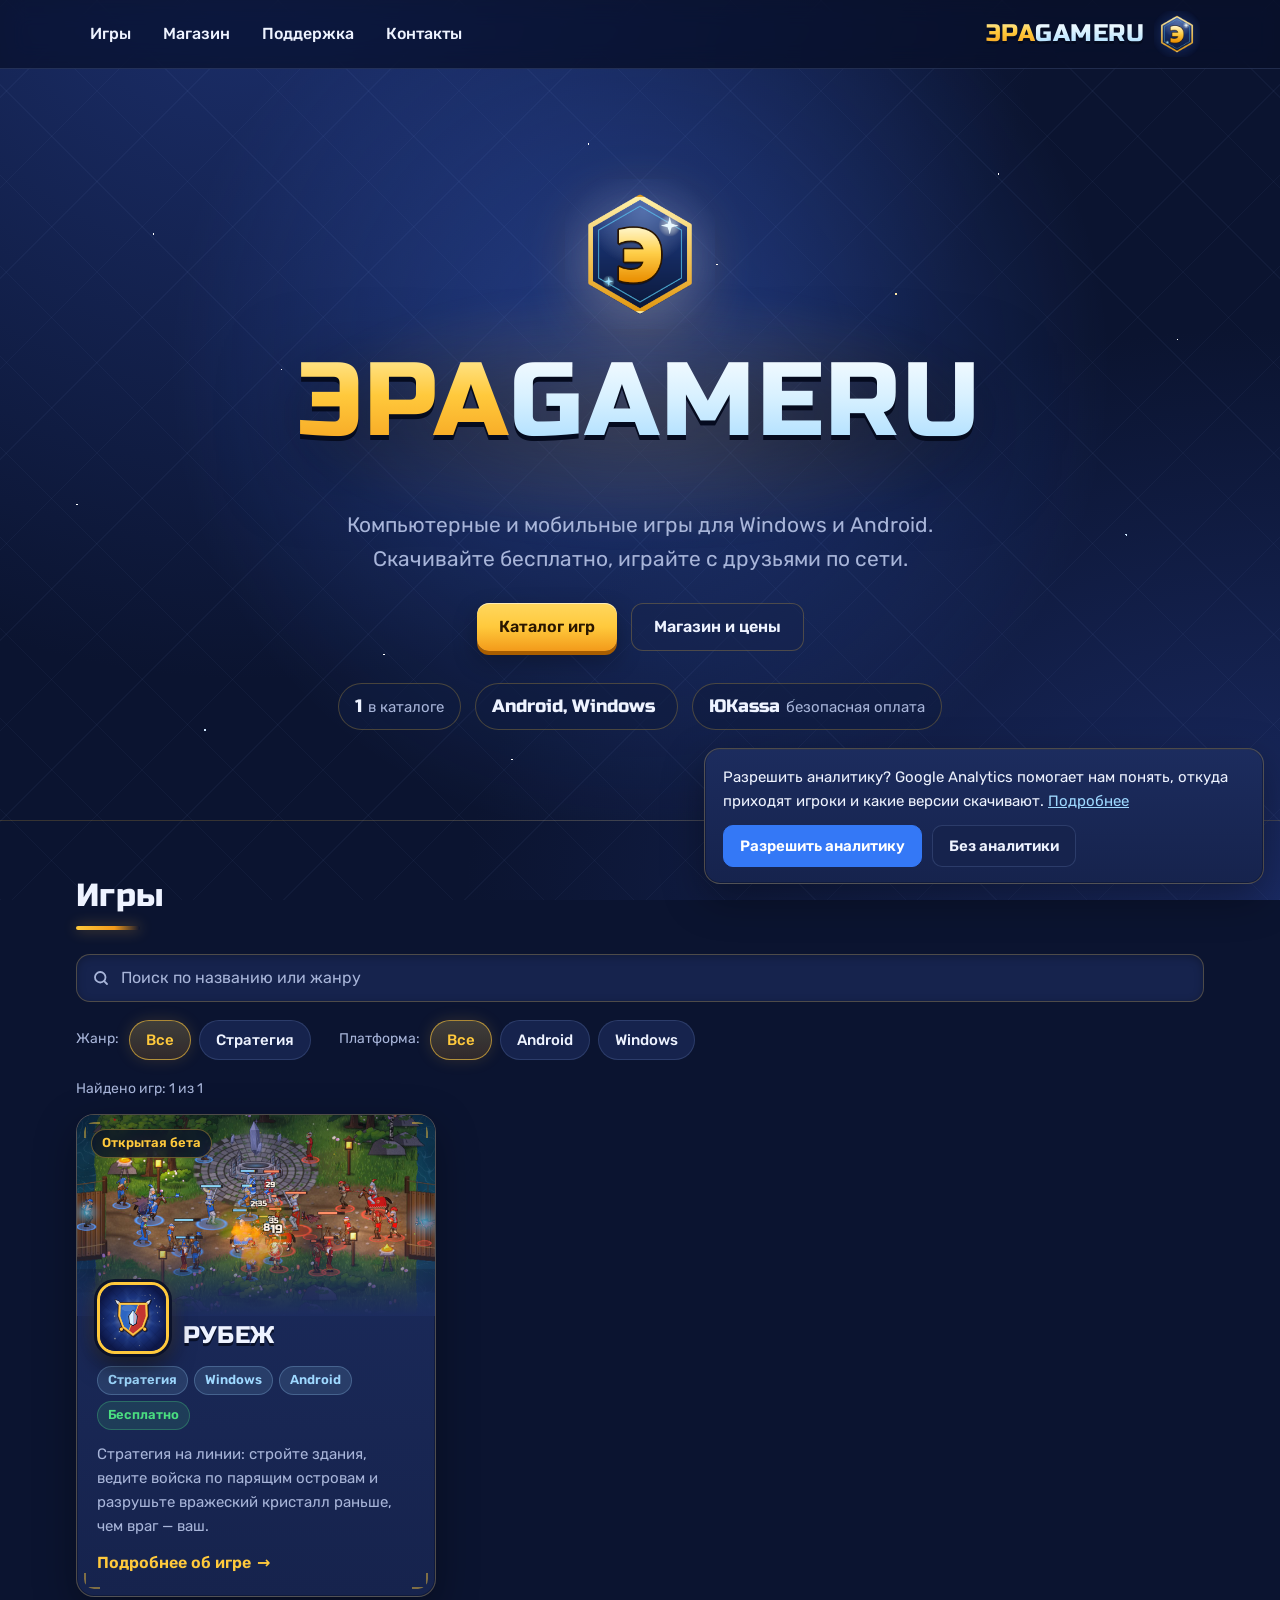
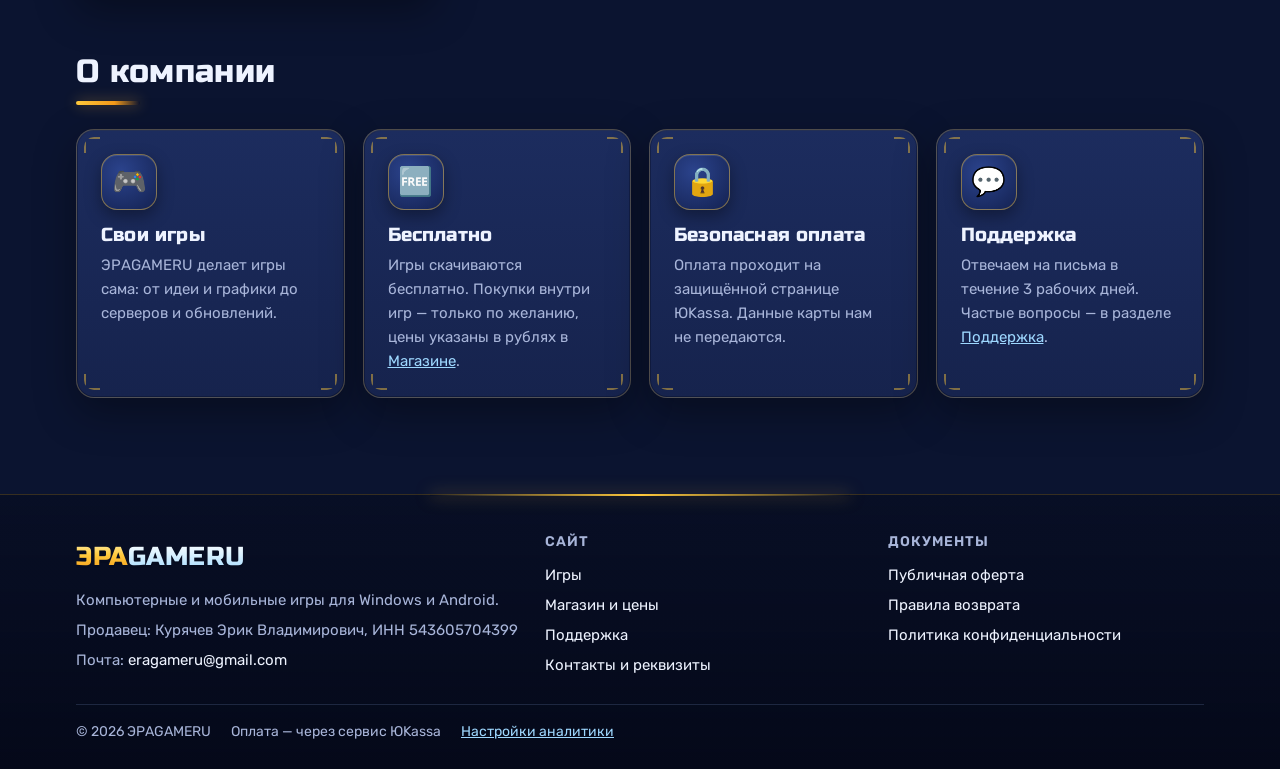
<file: index.html>
<!doctype html>
<html lang="ru">
<head>
  <meta charset="utf-8">
  <meta name="viewport" content="width=device-width, initial-scale=1">
  <title>ЭРАGAMERU — игры для Windows и Android</title>
  <meta name="description" content="ЭРАGAMERU — компьютерные и мобильные игры. Каталог игр, скачивание для Windows и Android, магазин и поддержка игроков.">
  <meta property="og:title" content="ЭРАGAMERU — игры для Windows и Android">
  <meta property="og:description" content="Каталог игр ЭРАGAMERU: скачивание, цены, поддержка.">
  <meta property="og:image" content="/img/avatar.png">
  <link rel="icon" href="/img/mark.png">
  <link rel="preconnect" href="https://fonts.googleapis.com">
  <link rel="preconnect" href="https://fonts.gstatic.com" crossorigin>
  <link rel="stylesheet" href="https://fonts.googleapis.com/css2?family=Rubik:wght@400;500;600&family=Russo+One&display=swap">
  <link rel="stylesheet" href="/assets/site.css">
</head>
<body>
<main>
  <section class="hero">
    <div class="glow"></div>
    <div class="wrap hero-in">
      <img class="mark" src="/img/mark.png" alt="">
      <h1 class="wm" aria-label="ЭРАGAMERU"><span class="a">ЭРА</span><span class="b">GAMERU</span></h1>
      <p class="slogan">Компьютерные и мобильные игры для Windows и Android. Скачивайте бесплатно, играйте с друзьями по сети.</p>
      <div class="buttons">
        <a class="btn" href="#games">Каталог игр</a>
        <a class="btn ghost" href="/shop/">Магазин и цены</a>
      </div>
      <div class="stats">
        <span><b data-stat="games">—</b>в каталоге</span>
        <span><b data-stat="platforms">—</b></span>
        <span><b>ЮKassa</b>безопасная оплата</span>
      </div>
    </div>
  </section>

  <section class="section" id="games">
    <div class="wrap" id="catalog">
      <div class="section-head">
        <h2>Игры</h2>
      </div>
      <div class="filters">
        <input class="search" type="search" placeholder="Поиск по названию или жанру" aria-label="Поиск игры">
      </div>
      <div class="filters">
        <div class="chips" data-filter="genre" role="group" aria-label="Жанр"></div>
        <div class="chips" data-filter="platform" role="group" aria-label="Платформа"></div>
      </div>
      <p class="found" aria-live="polite"></p>
      <div class="games"></div>
      <p class="empty" hidden>Ничего не нашлось. Попробуйте другой запрос или сбросьте фильтры.</p>
    </div>
  </section>

  <section class="section" id="about" style="padding-top:0">
    <div class="wrap">
      <div class="section-head"><h2>О компании</h2></div>
      <div class="grid">
        <div class="card feature"><div class="ico">🎮</div><h3>Свои игры</h3>
          <p><span data-company>ЭРАGAMERU</span> делает игры сама: от идеи и графики до серверов и обновлений.</p></div>
        <div class="card feature"><div class="ico">🆓</div><h3>Бесплатно</h3>
          <p>Игры скачиваются бесплатно. Покупки внутри игр — только по желанию, цены указаны в рублях в <a href="/shop/">Магазине</a>.</p></div>
        <div class="card feature"><div class="ico">🔒</div><h3>Безопасная оплата</h3>
          <p>Оплата проходит на защищённой странице ЮKassa. Данные карты нам не передаются.</p></div>
        <div class="card feature"><div class="ico">💬</div><h3>Поддержка</h3>
          <p>Отвечаем на письма в течение 3 рабочих дней. Частые вопросы — в разделе <a href="/support/">Поддержка</a>.</p></div>
      </div>
    </div>
  </section>
</main>
<script src="/data/seller.js"></script>
<script src="/data/games.js"></script>
<script src="/assets/site.js"></script>
<script src="/assets/analytics.js"></script>
</body>
</html>
</file>
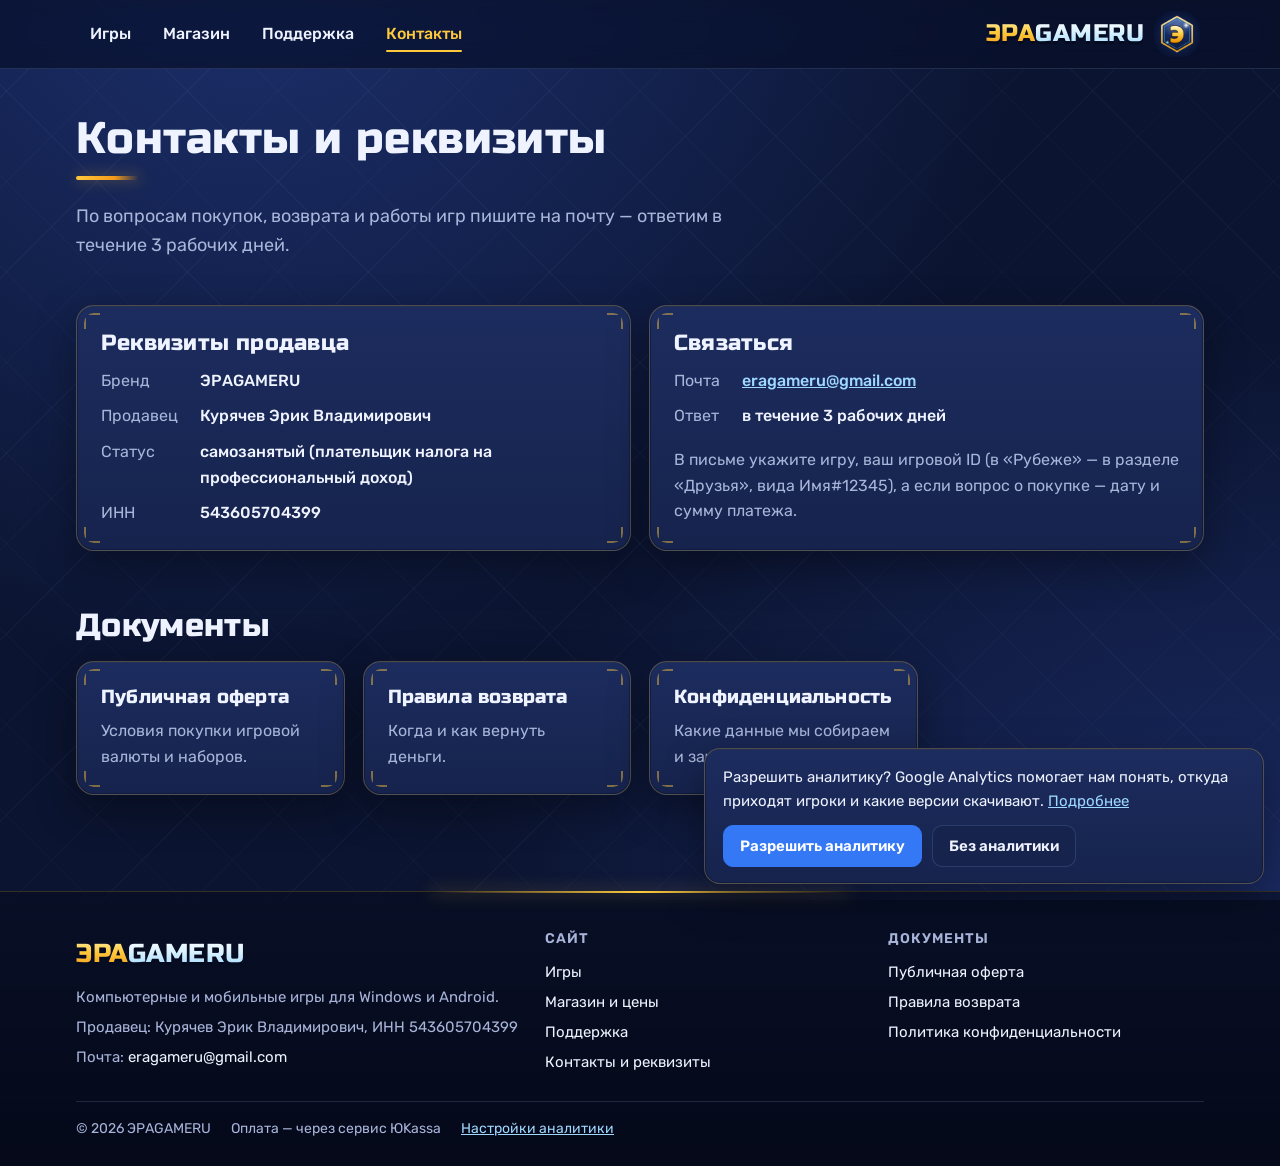
<file: contacts/index.html>
<!doctype html>
<html lang="ru">
<head>
  <meta charset="utf-8">
  <meta name="viewport" content="width=device-width, initial-scale=1">
  <title>Контакты и реквизиты — ЭРАGAMERU</title>
  <meta name="description" content="Контакты и реквизиты продавца ЭРАGAMERU.">
  <link rel="icon" href="/img/mark.png">
  <link rel="preconnect" href="https://fonts.googleapis.com">
  <link rel="preconnect" href="https://fonts.gstatic.com" crossorigin>
  <link rel="stylesheet" href="https://fonts.googleapis.com/css2?family=Rubik:wght@400;500;600&family=Russo+One&display=swap">
  <link rel="stylesheet" href="/assets/site.css">
</head>
<body>
<main class="wrap">
  <div class="page-head">
    <h1>Контакты и реквизиты</h1>
    <p>По вопросам покупок, возврата и работы игр пишите на почту — ответим в течение 3 рабочих дней.</p>
  </div>

  <section class="section" style="padding-top:20px">
    <div class="grid" style="grid-template-columns:repeat(auto-fit,minmax(300px,1fr))">
      <div class="card">
        <h2 style="font-size:22px">Реквизиты продавца</h2>
        <dl class="req">
          <dt>Бренд</dt><dd data-company>ЭРАGAMERU</dd>
          <dt>Продавец</dt><dd><span data-seller="name">Курячев Эрик Владимирович</span></dd>
          <dt>Статус</dt><dd><span data-seller="status">самозанятый (плательщик налога на профессиональный доход)</span></dd>
          <dt>ИНН</dt><dd><span data-seller="inn">543605704399</span></dd>
          <dt data-seller-row="ogrnip">ОГРНИП</dt><dd data-seller-row="ogrnip"><span data-seller="ogrnip"></span></dd>
          <dt data-seller-row="city">Город</dt><dd data-seller-row="city"><span data-seller="city"></span></dd>
        </dl>
      </div>
      <div class="card">
        <h2 style="font-size:22px">Связаться</h2>
        <dl class="req">
          <dt>Почта</dt><dd><a data-seller="email" href="mailto:eragameru@gmail.com">eragameru@gmail.com</a></dd>
          <dt data-seller-row="phone">Телефон</dt><dd data-seller-row="phone"><span data-seller="phone"></span></dd>
          <dt>Ответ</dt><dd>в течение 3 рабочих дней</dd>
        </dl>
        <p style="margin:18px 0 0" class="muted">В письме укажите игру, ваш игровой ID (в «Рубеже» — в разделе «Друзья», вида Имя#12345),
          а если вопрос о покупке — дату и сумму платежа.</p>
      </div>
    </div>
  </section>

  <section class="section" style="padding-top:0">
    <h2>Документы</h2>
    <div class="grid">
      <a class="card" style="text-decoration:none;color:inherit" href="/offer/"><h3>Публичная оферта</h3><p class="muted" style="margin:0">Условия покупки игровой валюты и наборов.</p></a>
      <a class="card" style="text-decoration:none;color:inherit" href="/refund/"><h3>Правила возврата</h3><p class="muted" style="margin:0">Когда и как вернуть деньги.</p></a>
      <a class="card" style="text-decoration:none;color:inherit" href="/privacy/"><h3>Конфиденциальность</h3><p class="muted" style="margin:0">Какие данные мы собираем и зачем.</p></a>
    </div>
  </section>
</main>
<script src="/data/seller.js"></script>
<script src="/data/games.js"></script>
<script src="/assets/site.js"></script>
<script src="/assets/analytics.js"></script>
</body>
</html>
</file>
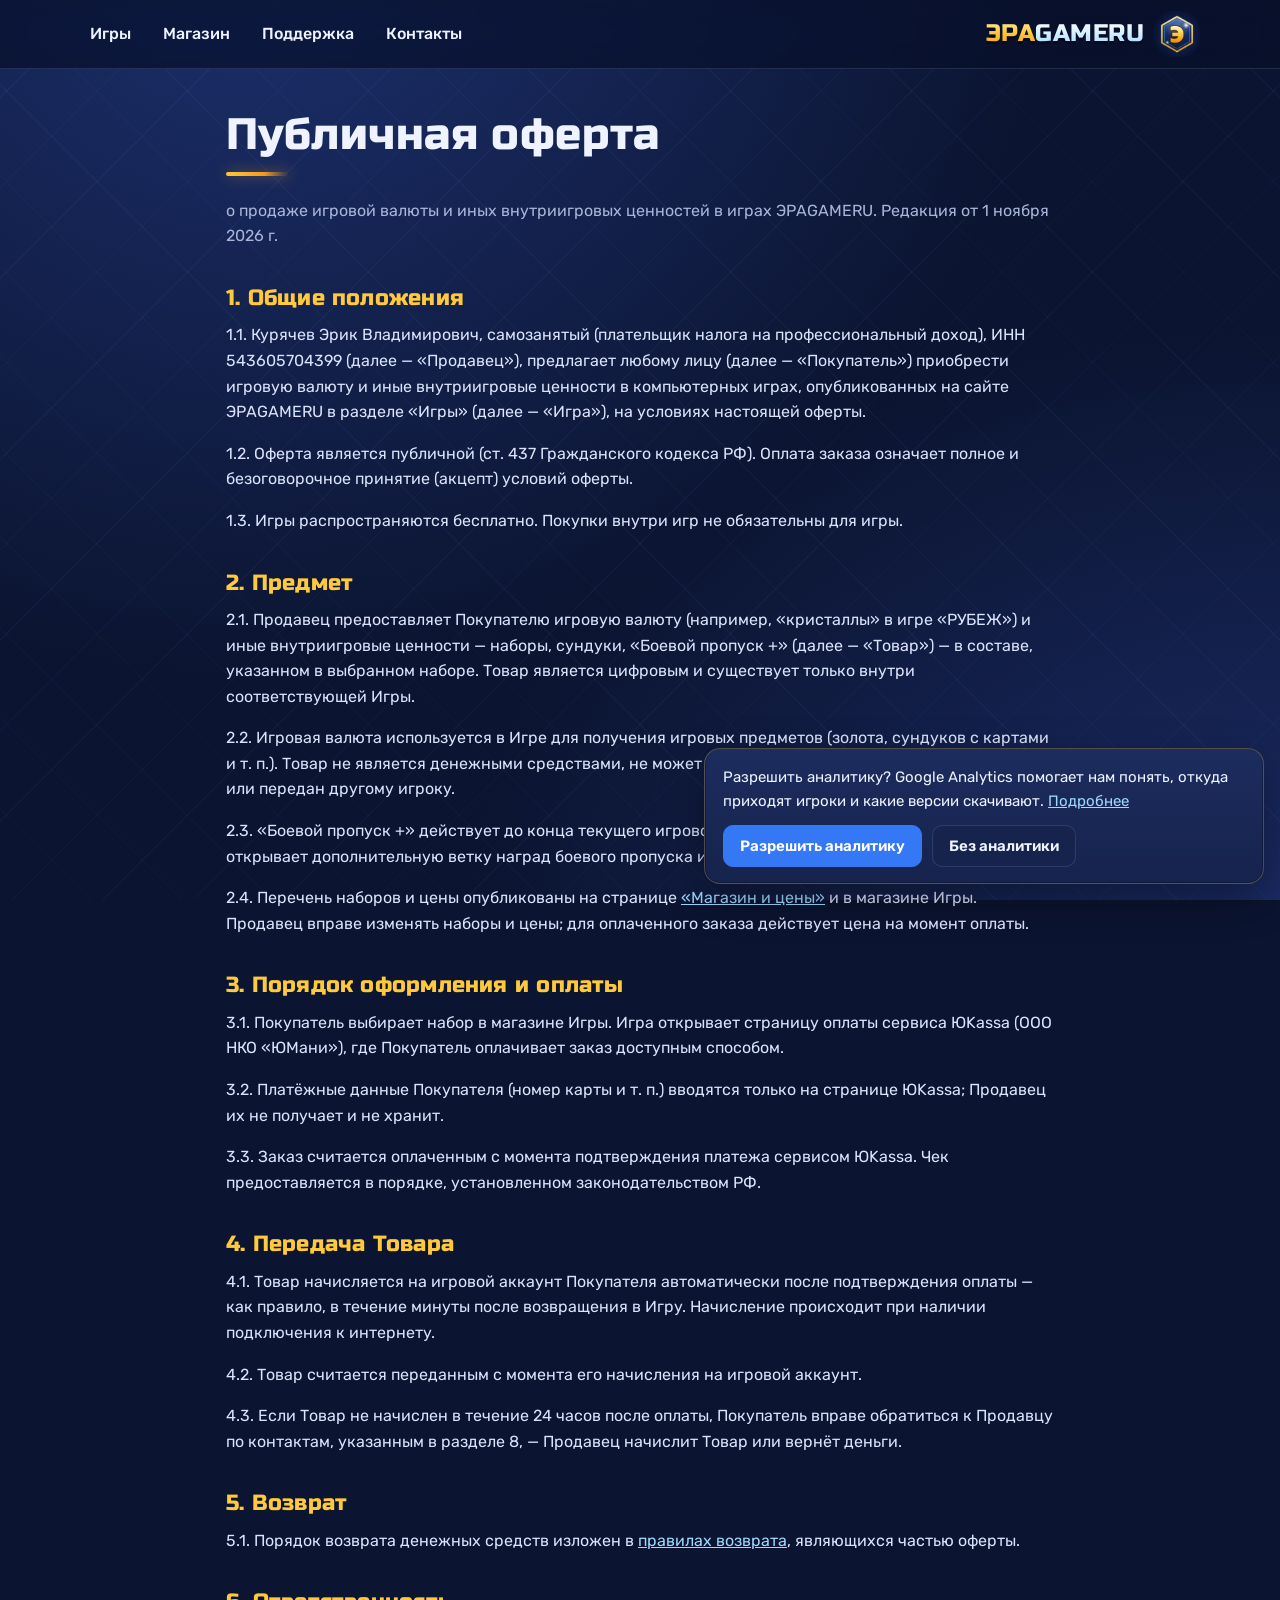
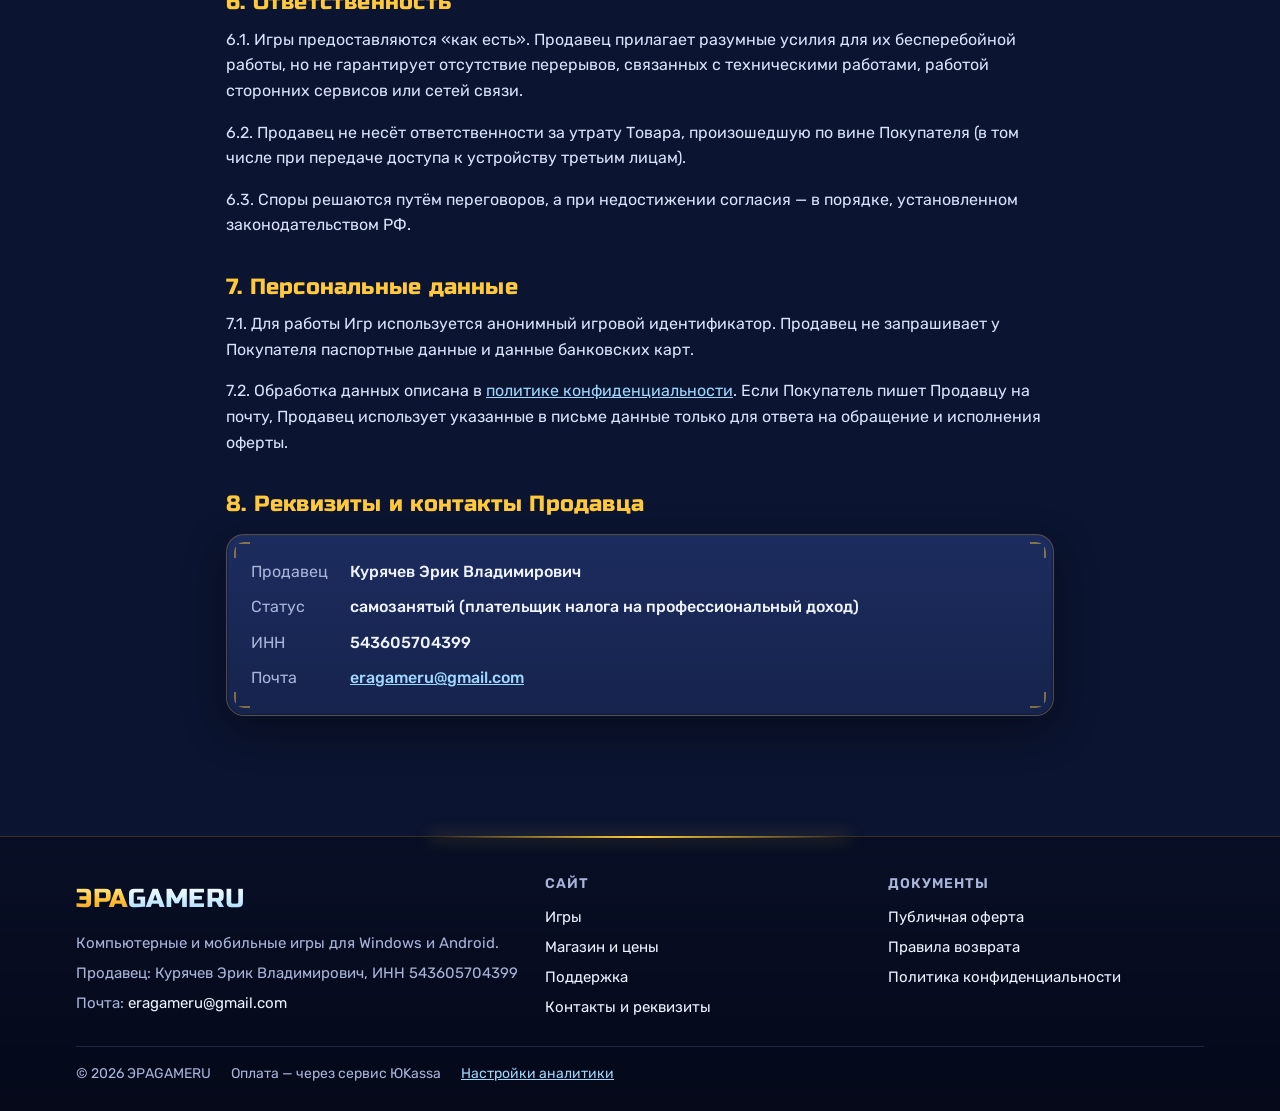
<file: offer/index.html>
<!doctype html>
<html lang="ru">
<head>
  <meta charset="utf-8">
  <meta name="viewport" content="width=device-width, initial-scale=1">
  <title>Публичная оферта — ЭРАGAMERU</title>
  <link rel="icon" href="/img/mark.png">
  <link rel="preconnect" href="https://fonts.googleapis.com">
  <link rel="preconnect" href="https://fonts.gstatic.com" crossorigin>
  <link rel="stylesheet" href="https://fonts.googleapis.com/css2?family=Rubik:wght@400;500;600&family=Russo+One&display=swap">
  <link rel="stylesheet" href="/assets/site.css">
</head>
<body>
<main class="wrap doc">
  <h1>Публичная оферта</h1>
  <p class="date">о продаже игровой валюты и иных внутриигровых ценностей в играх <span data-company>ЭРАGAMERU</span>.
    Редакция от 1 ноября 2026 г.</p>

  <h2>1. Общие положения</h2>
  <p>1.1. <span data-seller="name">Курячев Эрик Владимирович</span>, <span data-seller="status">самозанятый (плательщик налога на профессиональный доход)</span>, ИНН <span data-seller="inn">543605704399</span><span data-seller-row="ogrnip">,
    ОГРНИП <span data-seller="ogrnip"></span></span> (далее — «Продавец»), предлагает любому лицу (далее — «Покупатель») приобрести
    игровую валюту и иные внутриигровые ценности в компьютерных играх, опубликованных на сайте <span data-company>ЭРАGAMERU</span>
    в разделе «Игры» (далее — «Игра»), на условиях настоящей оферты.</p>
  <p>1.2. Оферта является публичной (ст. 437 Гражданского кодекса РФ). Оплата заказа означает полное
    и безоговорочное принятие (акцепт) условий оферты.</p>
  <p>1.3. Игры распространяются бесплатно. Покупки внутри игр не обязательны для игры.</p>

  <h2>2. Предмет</h2>
  <p>2.1. Продавец предоставляет Покупателю игровую валюту (например, «кристаллы» в игре «РУБЕЖ») и иные внутриигровые ценности —
    наборы, сундуки, «Боевой пропуск +» (далее — «Товар») — в составе, указанном в выбранном наборе.
    Товар является цифровым и существует только внутри соответствующей Игры.</p>
  <p>2.2. Игровая валюта используется в Игре для получения игровых предметов (золота, сундуков с картами и т. п.).
    Товар не является денежными средствами, не может быть выведен из Игры, обменян на деньги или передан другому игроку.</p>
  <p>2.3. «Боевой пропуск +» действует до конца текущего игрового сезона (сезон — календарный месяц) и открывает
    дополнительную ветку наград боевого пропуска и дополнительные ежедневные задания.</p>
  <p>2.4. Перечень наборов и цены опубликованы на странице <a href="/shop/">«Магазин и цены»</a> и в магазине Игры.
    Продавец вправе изменять наборы и цены; для оплаченного заказа действует цена на момент оплаты.</p>

  <h2>3. Порядок оформления и оплаты</h2>
  <p>3.1. Покупатель выбирает набор в магазине Игры. Игра открывает страницу оплаты сервиса ЮKassa
    (ООО НКО «ЮМани»), где Покупатель оплачивает заказ доступным способом.</p>
  <p>3.2. Платёжные данные Покупателя (номер карты и т. п.) вводятся только на странице ЮKassa;
    Продавец их не получает и не хранит.</p>
  <p>3.3. Заказ считается оплаченным с момента подтверждения платежа сервисом ЮKassa.
    Чек предоставляется в порядке, установленном законодательством РФ.</p>

  <h2>4. Передача Товара</h2>
  <p>4.1. Товар начисляется на игровой аккаунт Покупателя автоматически после подтверждения оплаты —
    как правило, в течение минуты после возвращения в Игру. Начисление происходит при наличии подключения к интернету.</p>
  <p>4.2. Товар считается переданным с момента его начисления на игровой аккаунт.</p>
  <p>4.3. Если Товар не начислен в течение 24 часов после оплаты, Покупатель вправе обратиться к Продавцу по контактам,
    указанным в разделе 8, — Продавец начислит Товар или вернёт деньги.</p>

  <h2>5. Возврат</h2>
  <p>5.1. Порядок возврата денежных средств изложен в <a href="/refund/">правилах возврата</a>, являющихся частью оферты.</p>

  <h2>6. Ответственность</h2>
  <p>6.1. Игры предоставляются «как есть». Продавец прилагает разумные усилия для их бесперебойной работы, но не гарантирует
    отсутствие перерывов, связанных с техническими работами, работой сторонних сервисов или сетей связи.</p>
  <p>6.2. Продавец не несёт ответственности за утрату Товара, произошедшую по вине Покупателя
    (в том числе при передаче доступа к устройству третьим лицам).</p>
  <p>6.3. Споры решаются путём переговоров, а при недостижении согласия — в порядке, установленном законодательством РФ.</p>

  <h2>7. Персональные данные</h2>
  <p>7.1. Для работы Игр используется анонимный игровой идентификатор. Продавец не запрашивает у Покупателя
    паспортные данные и данные банковских карт.</p>
  <p>7.2. Обработка данных описана в <a href="/privacy/">политике конфиденциальности</a>. Если Покупатель пишет Продавцу на почту,
    Продавец использует указанные в письме данные только для ответа на обращение и исполнения оферты.</p>

  <h2>8. Реквизиты и контакты Продавца</h2>
  <div class="card">
    <dl class="req">
      <dt>Продавец</dt><dd><span data-seller="name">Курячев Эрик Владимирович</span></dd>
      <dt>Статус</dt><dd><span data-seller="status">самозанятый (плательщик налога на профессиональный доход)</span></dd>
      <dt>ИНН</dt><dd><span data-seller="inn">543605704399</span></dd>
      <dt data-seller-row="ogrnip">ОГРНИП</dt><dd data-seller-row="ogrnip"><span data-seller="ogrnip"></span></dd>
      <dt>Почта</dt><dd><a data-seller="email" href="mailto:eragameru@gmail.com">eragameru@gmail.com</a></dd>
      <dt data-seller-row="phone">Телефон</dt><dd data-seller-row="phone"><span data-seller="phone"></span></dd>
    </dl>
  </div>
</main>
<script src="/data/seller.js"></script>
<script src="/data/games.js"></script>
<script src="/assets/site.js"></script>
<script src="/assets/analytics.js"></script>
</body>
</html>
</file>
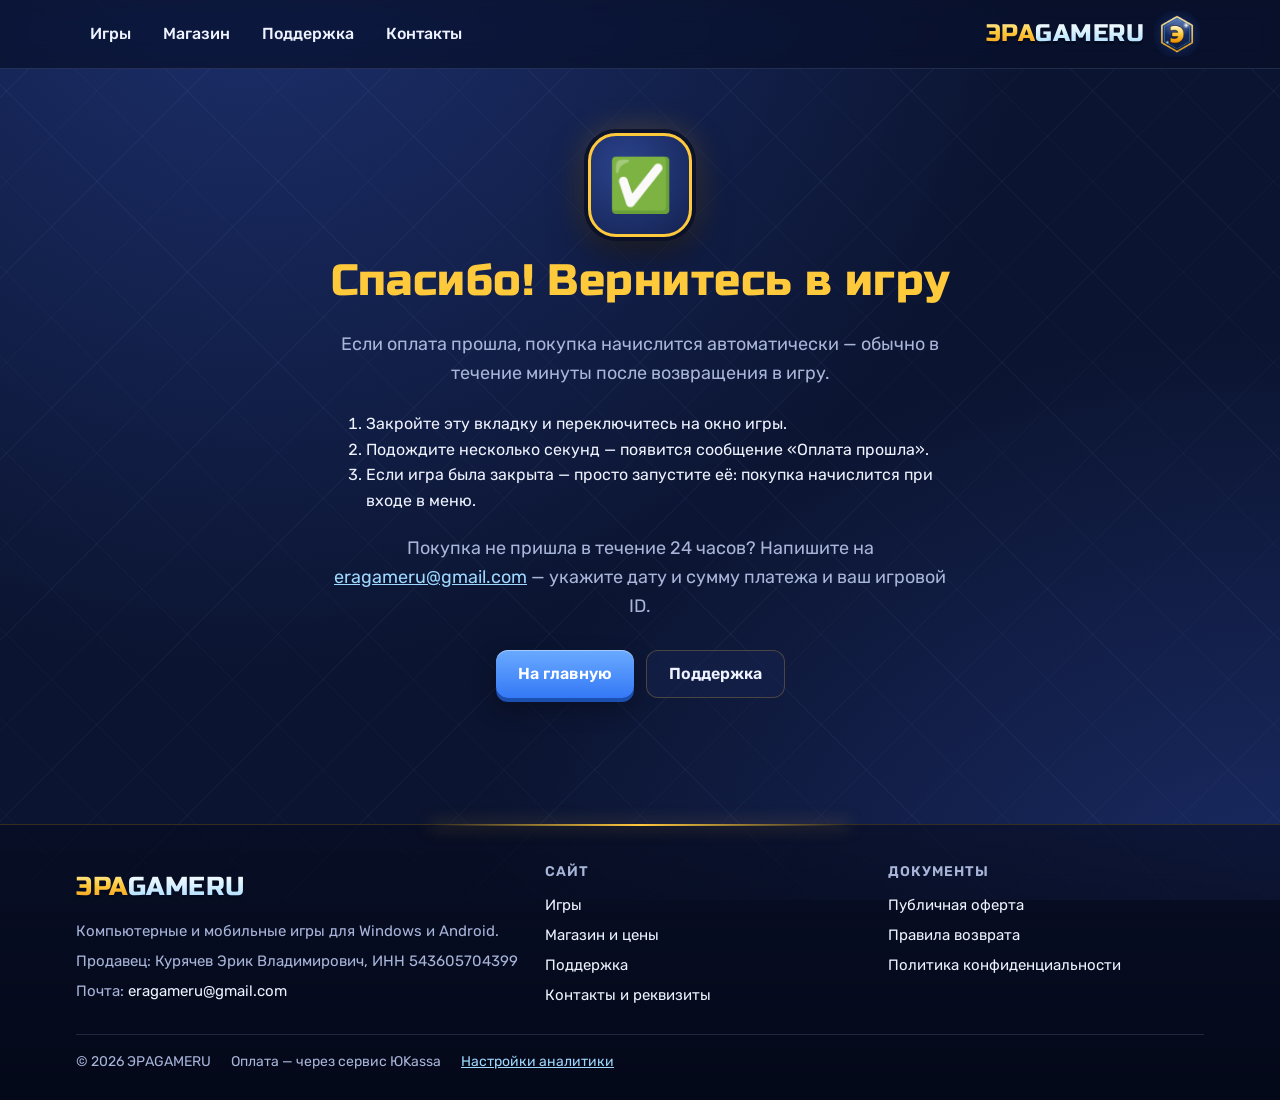
<file: paid/index.html>
<!doctype html>
<html lang="ru">
<head>
  <meta charset="utf-8">
  <meta name="viewport" content="width=device-width, initial-scale=1">
  <title>Спасибо за покупку — ЭРАGAMERU</title>
  <meta name="robots" content="noindex">
  <link rel="icon" href="/img/mark.png">
  <link rel="preconnect" href="https://fonts.googleapis.com">
  <link rel="preconnect" href="https://fonts.gstatic.com" crossorigin>
  <link rel="stylesheet" href="https://fonts.googleapis.com/css2?family=Rubik:wght@400;500;600&family=Russo+One&display=swap">
  <link rel="stylesheet" href="/assets/site.css">
</head>
<body>
<!-- Сюда ЮKassa возвращает игрока после оплаты. Аналитики на этой странице нет. -->
<main>
  <div class="done">
    <div class="big">✅</div>
    <h1>Спасибо! Вернитесь в игру</h1>
    <p>Если оплата прошла, покупка начислится автоматически — обычно в течение минуты после возвращения в игру.</p>
    <ol>
      <li>Закройте эту вкладку и переключитесь на окно игры.</li>
      <li>Подождите несколько секунд — появится сообщение «Оплата прошла».</li>
      <li>Если игра была закрыта — просто запустите её: покупка начислится при входе в меню.</li>
    </ol>
    <p>Покупка не пришла в течение 24 часов? Напишите на <a data-seller="email" href="mailto:eragameru@gmail.com">eragameru@gmail.com</a> —
      укажите дату и сумму платежа и ваш игровой ID.</p>
    <p style="margin-top:26px"><a class="btn blue" href="/">На главную</a> <a class="btn ghost" href="/support/">Поддержка</a></p>
  </div>
</main>
<script src="/data/seller.js"></script>
<script src="/data/games.js"></script>
<script src="/assets/site.js"></script>
</body>
</html>
</file>
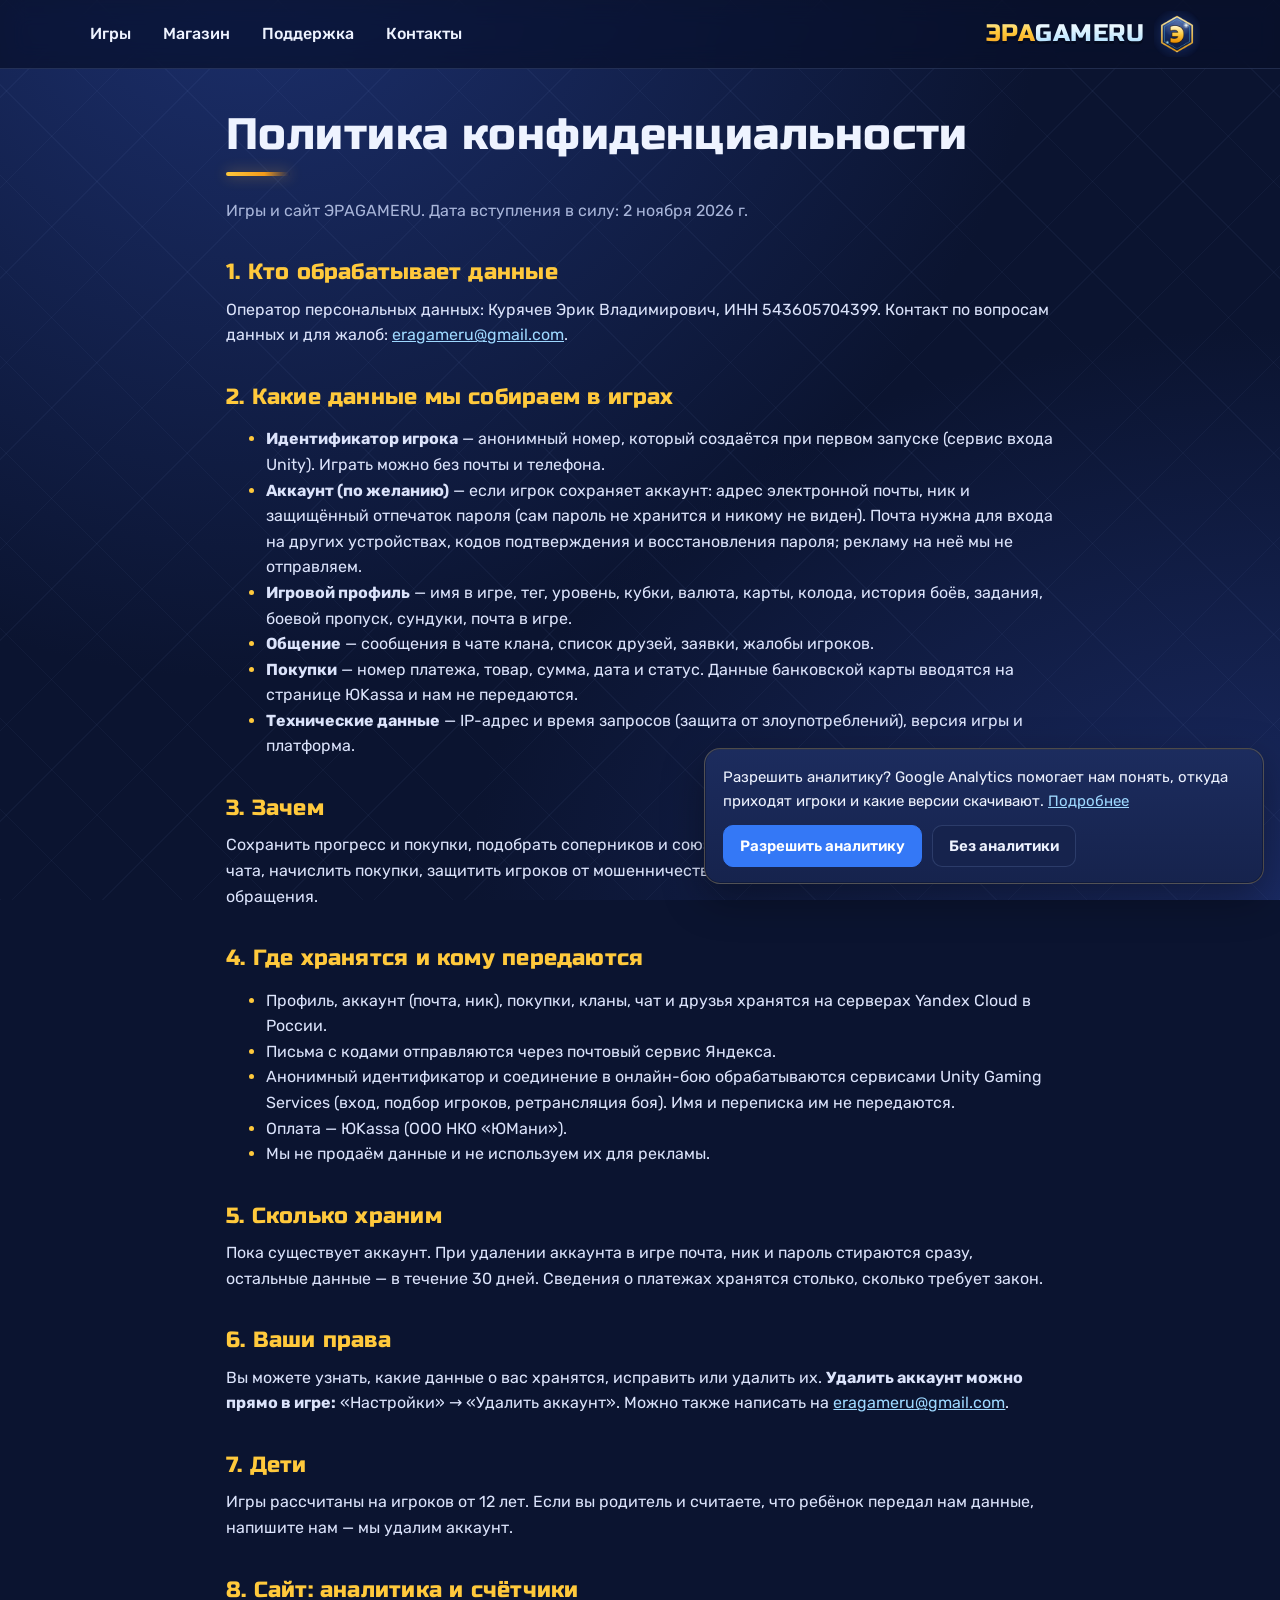
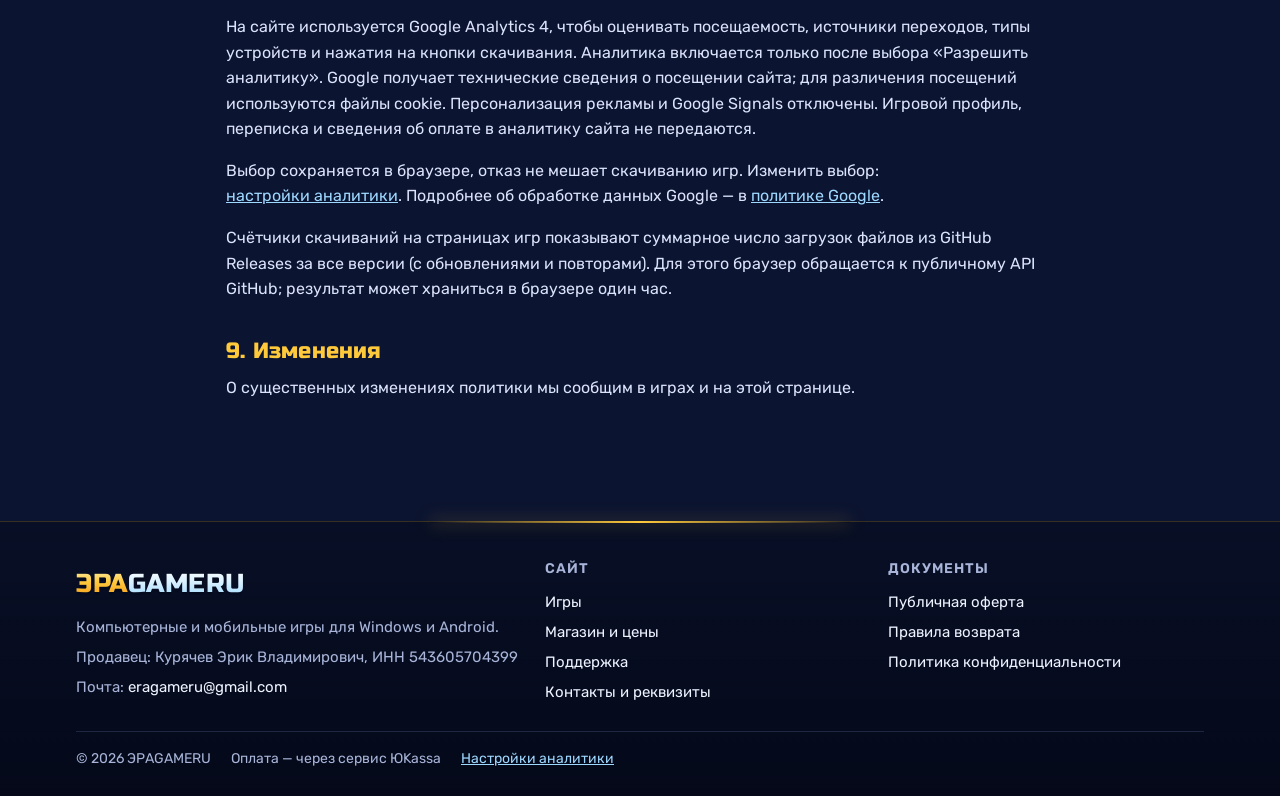
<file: privacy/index.html>
<!doctype html>
<html lang="ru">
<head>
  <meta charset="utf-8">
  <meta name="viewport" content="width=device-width, initial-scale=1">
  <title>Политика конфиденциальности — ЭРАGAMERU</title>
  <link rel="icon" href="/img/mark.png">
  <link rel="preconnect" href="https://fonts.googleapis.com">
  <link rel="preconnect" href="https://fonts.gstatic.com" crossorigin>
  <link rel="stylesheet" href="https://fonts.googleapis.com/css2?family=Rubik:wght@400;500;600&family=Russo+One&display=swap">
  <link rel="stylesheet" href="/assets/site.css">
</head>
<body>
<main class="wrap doc">
  <h1>Политика конфиденциальности</h1>
  <p class="date">Игры и сайт <span data-company>ЭРАGAMERU</span>. Дата вступления в силу: 2 ноября 2026 г.</p>

  <h2>1. Кто обрабатывает данные</h2>
  <p>Оператор персональных данных: <span data-seller="name">Курячев Эрик Владимирович</span>, ИНН <span data-seller="inn">543605704399</span><span data-seller-row="ogrnip">,
    ОГРНИП <span data-seller="ogrnip"></span></span>. Контакт по вопросам данных и для жалоб: <a data-seller="email" href="mailto:eragameru@gmail.com">eragameru@gmail.com</a>.</p>

  <h2>2. Какие данные мы собираем в играх</h2>
  <ul>
    <li><b>Идентификатор игрока</b> — анонимный номер, который создаётся при первом запуске (сервис входа Unity). Играть можно без почты и телефона.</li>
    <li><b>Аккаунт (по желанию)</b> — если игрок сохраняет аккаунт: адрес электронной почты, ник и защищённый отпечаток пароля
      (сам пароль не хранится и никому не виден). Почта нужна для входа на других устройствах, кодов подтверждения и восстановления пароля;
      рекламу на неё мы не отправляем.</li>
    <li><b>Игровой профиль</b> — имя в игре, тег, уровень, кубки, валюта, карты, колода, история боёв, задания, боевой пропуск, сундуки, почта в игре.</li>
    <li><b>Общение</b> — сообщения в чате клана, список друзей, заявки, жалобы игроков.</li>
    <li><b>Покупки</b> — номер платежа, товар, сумма, дата и статус. Данные банковской карты вводятся на странице ЮKassa и нам не передаются.</li>
    <li><b>Технические данные</b> — IP-адрес и время запросов (защита от злоупотреблений), версия игры и платформа.</li>
  </ul>

  <h2>3. Зачем</h2>
  <p>Сохранить прогресс и покупки, подобрать соперников и союзников, обеспечить работу кланов, друзей и чата, начислить покупки,
    защитить игроков от мошенничества и нарушений правил, ответить на обращения.</p>

  <h2>4. Где хранятся и кому передаются</h2>
  <ul>
    <li>Профиль, аккаунт (почта, ник), покупки, кланы, чат и друзья хранятся на серверах Yandex Cloud в России.</li>
    <li>Письма с кодами отправляются через почтовый сервис Яндекса.</li>
    <li>Анонимный идентификатор и соединение в онлайн-бою обрабатываются сервисами Unity Gaming Services (вход, подбор игроков, ретрансляция боя). Имя и переписка им не передаются.</li>
    <li>Оплата — ЮKassa (ООО НКО «ЮМани»).</li>
    <li>Мы не продаём данные и не используем их для рекламы.</li>
  </ul>

  <h2>5. Сколько храним</h2>
  <p>Пока существует аккаунт. При удалении аккаунта в игре почта, ник и пароль стираются сразу, остальные данные — в течение 30 дней. Сведения о платежах хранятся столько, сколько требует закон.</p>

  <h2>6. Ваши права</h2>
  <p>Вы можете узнать, какие данные о вас хранятся, исправить или удалить их. <b>Удалить аккаунт можно прямо в игре:</b>
    «Настройки» → «Удалить аккаунт». Можно также написать на <a data-seller="email" href="mailto:eragameru@gmail.com">eragameru@gmail.com</a>.</p>

  <h2>7. Дети</h2>
  <p>Игры рассчитаны на игроков от 12 лет. Если вы родитель и считаете, что ребёнок передал нам данные, напишите нам — мы удалим аккаунт.</p>

  <h2 id="analytics">8. Сайт: аналитика и счётчики</h2>
  <p>На сайте используется Google Analytics 4, чтобы оценивать посещаемость, источники переходов, типы устройств и нажатия на кнопки скачивания.
    Аналитика включается только после выбора «Разрешить аналитику». Google получает технические сведения о посещении сайта;
    для различения посещений используются файлы cookie. Персонализация рекламы и Google Signals отключены.
    Игровой профиль, переписка и сведения об оплате в аналитику сайта не передаются.</p>
  <p>Выбор сохраняется в браузере, отказ не мешает скачиванию игр. Изменить выбор:
    <button class="text-button" type="button" data-analytics-settings>настройки аналитики</button>.
    Подробнее об обработке данных Google — в <a href="https://policies.google.com/privacy">политике Google</a>.</p>
  <p>Счётчики скачиваний на страницах игр показывают суммарное число загрузок файлов из GitHub Releases за все версии
    (с обновлениями и повторами). Для этого браузер обращается к публичному API GitHub; результат может храниться в браузере один час.</p>

  <h2>9. Изменения</h2>
  <p>О существенных изменениях политики мы сообщим в играх и на этой странице.</p>
</main>
<script src="/data/seller.js"></script>
<script src="/data/games.js"></script>
<script src="/assets/site.js"></script>
<script src="/assets/analytics.js"></script>
</body>
</html>
</file>
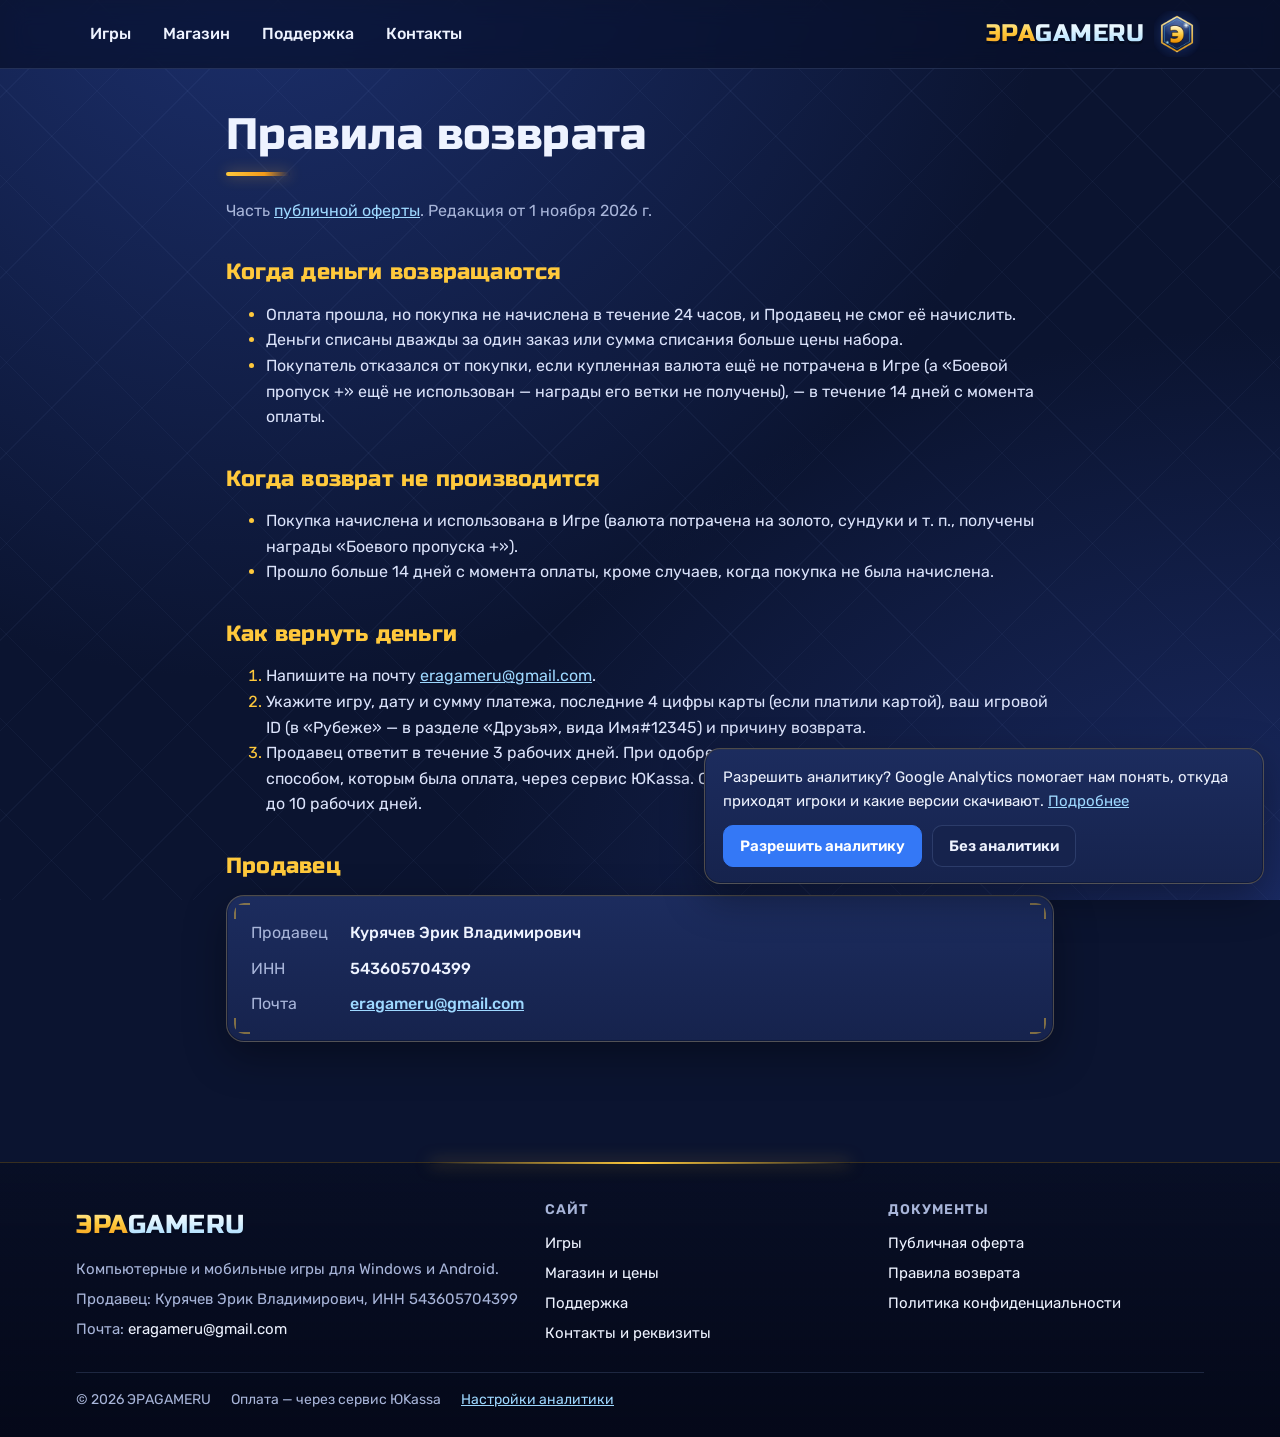
<file: refund/index.html>
<!doctype html>
<html lang="ru">
<head>
  <meta charset="utf-8">
  <meta name="viewport" content="width=device-width, initial-scale=1">
  <title>Правила возврата — ЭРАGAMERU</title>
  <link rel="icon" href="/img/mark.png">
  <link rel="preconnect" href="https://fonts.googleapis.com">
  <link rel="preconnect" href="https://fonts.gstatic.com" crossorigin>
  <link rel="stylesheet" href="https://fonts.googleapis.com/css2?family=Rubik:wght@400;500;600&family=Russo+One&display=swap">
  <link rel="stylesheet" href="/assets/site.css">
</head>
<body>
<main class="wrap doc">
  <h1>Правила возврата</h1>
  <p class="date">Часть <a href="/offer/">публичной оферты</a>. Редакция от 1 ноября 2026 г.</p>

  <h2>Когда деньги возвращаются</h2>
  <ul>
    <li>Оплата прошла, но покупка не начислена в течение 24 часов, и Продавец не смог её начислить.</li>
    <li>Деньги списаны дважды за один заказ или сумма списания больше цены набора.</li>
    <li>Покупатель отказался от покупки, если купленная валюта ещё не потрачена в Игре
      (а «Боевой пропуск +» ещё не использован — награды его ветки не получены), — в течение 14 дней с момента оплаты.</li>
  </ul>

  <h2>Когда возврат не производится</h2>
  <ul>
    <li>Покупка начислена и использована в Игре (валюта потрачена на золото, сундуки и т. п., получены награды «Боевого пропуска +»).</li>
    <li>Прошло больше 14 дней с момента оплаты, кроме случаев, когда покупка не была начислена.</li>
  </ul>

  <h2>Как вернуть деньги</h2>
  <ol>
    <li>Напишите на почту <a data-seller="email" href="mailto:eragameru@gmail.com">eragameru@gmail.com</a>.</li>
    <li>Укажите игру, дату и сумму платежа, последние 4 цифры карты (если платили картой), ваш игровой ID
      (в «Рубеже» — в разделе «Друзья», вида Имя#12345) и причину возврата.</li>
    <li>Продавец ответит в течение 3 рабочих дней. При одобрении возврата деньги отправляются тем же способом,
      которым была оплата, через сервис ЮKassa. Срок зачисления зависит от банка — обычно до 10 рабочих дней.</li>
  </ol>

  <h2>Продавец</h2>
  <div class="card">
    <dl class="req">
      <dt>Продавец</dt><dd><span data-seller="name">Курячев Эрик Владимирович</span></dd>
      <dt>ИНН</dt><dd><span data-seller="inn">543605704399</span></dd>
      <dt>Почта</dt><dd><a data-seller="email" href="mailto:eragameru@gmail.com">eragameru@gmail.com</a></dd>
      <dt data-seller-row="phone">Телефон</dt><dd data-seller-row="phone"><span data-seller="phone"></span></dd>
    </dl>
  </div>
</main>
<script src="/data/seller.js"></script>
<script src="/data/games.js"></script>
<script src="/assets/site.js"></script>
<script src="/assets/analytics.js"></script>
</body>
</html>
</file>
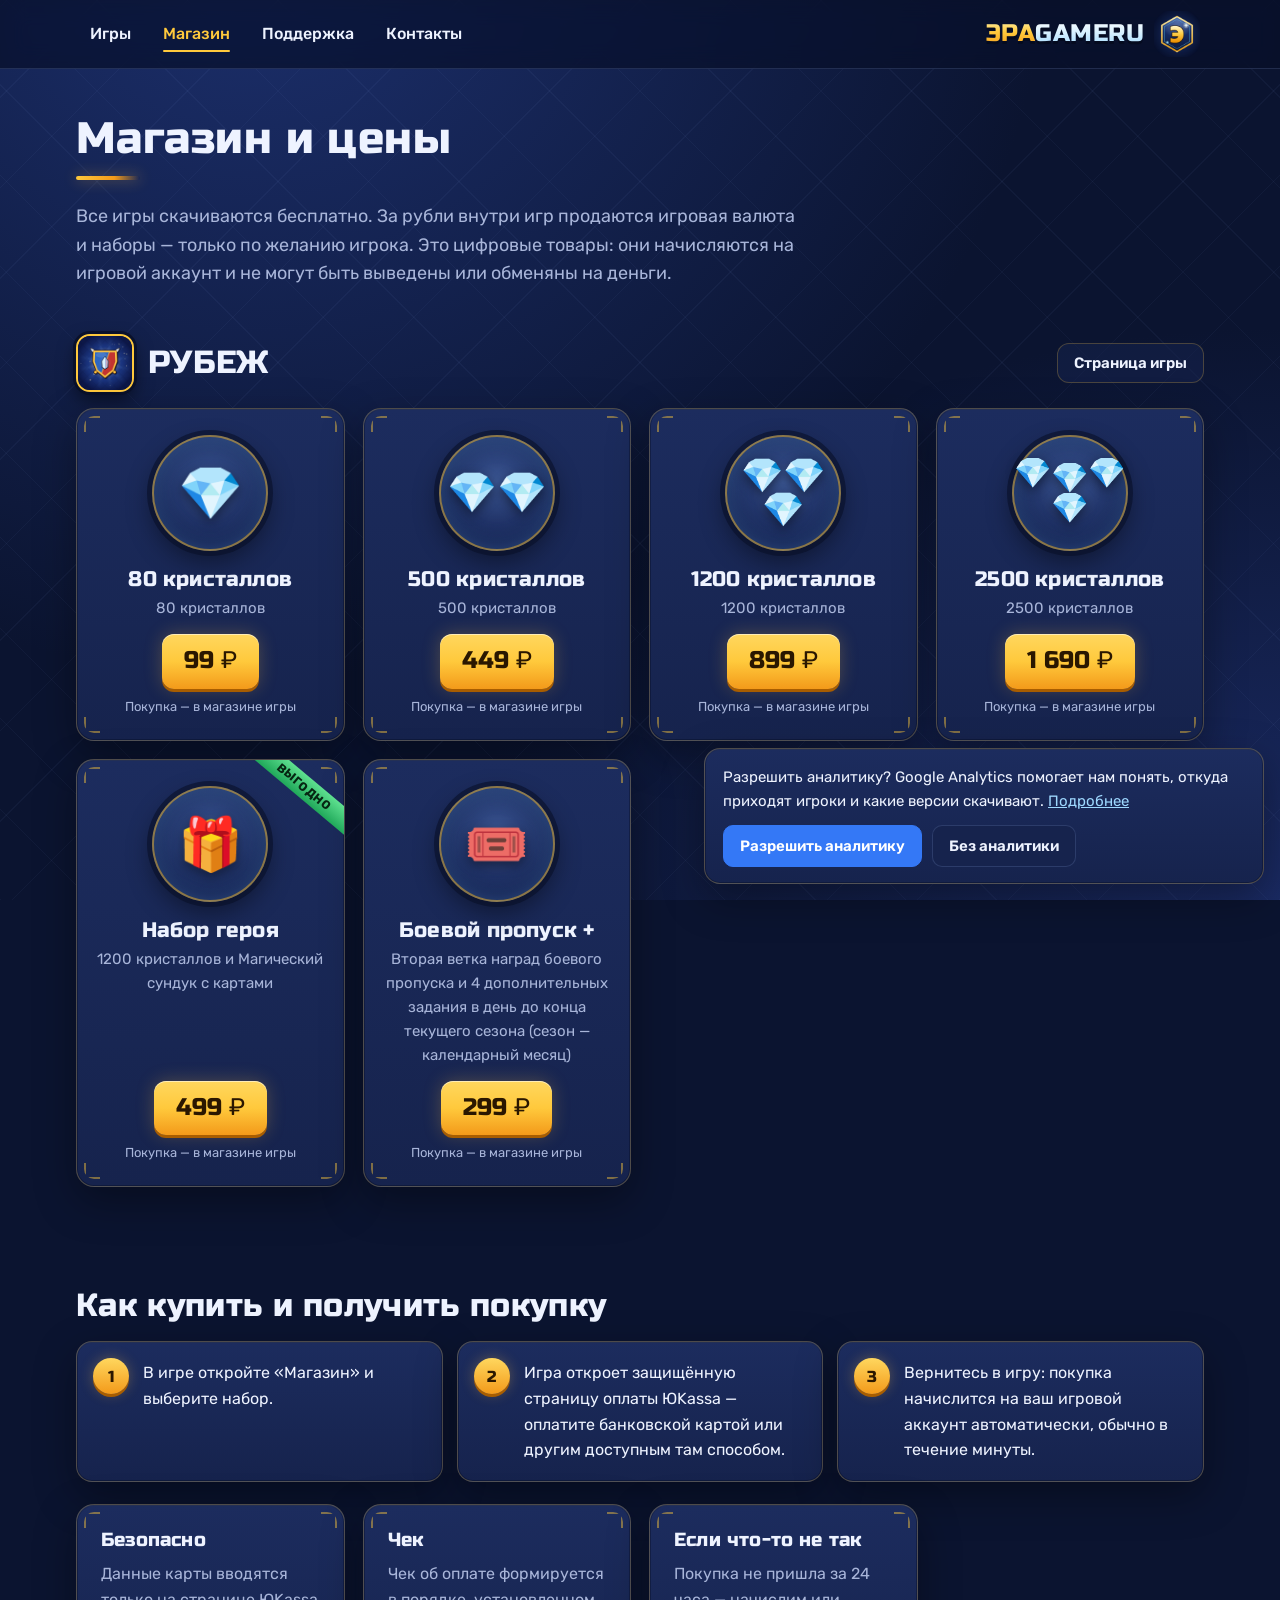
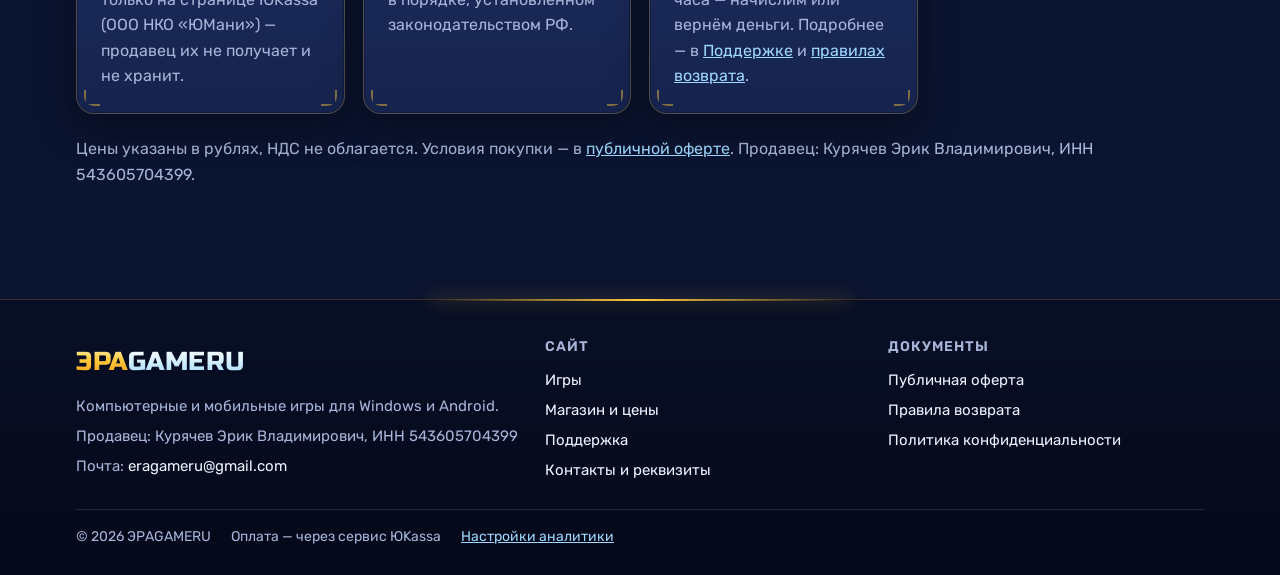
<file: shop/index.html>
<!doctype html>
<html lang="ru">
<head>
  <meta charset="utf-8">
  <meta name="viewport" content="width=device-width, initial-scale=1">
  <title>Магазин и цены — ЭРАGAMERU</title>
  <meta name="description" content="Цены на игровую валюту и наборы во всех играх ЭРАGAMERU. Оплата через ЮKassa.">
  <link rel="icon" href="/img/mark.png">
  <link rel="preconnect" href="https://fonts.googleapis.com">
  <link rel="preconnect" href="https://fonts.gstatic.com" crossorigin>
  <link rel="stylesheet" href="https://fonts.googleapis.com/css2?family=Rubik:wght@400;500;600&family=Russo+One&display=swap">
  <link rel="stylesheet" href="/assets/site.css">
</head>
<body>
<main class="wrap">
  <div class="page-head">
    <h1>Магазин и цены</h1>
    <p>Все игры скачиваются бесплатно. За рубли внутри игр продаются игровая валюта и наборы — только по желанию игрока.
      Это цифровые товары: они начисляются на игровой аккаунт и не могут быть выведены или обменяны на деньги.</p>
  </div>

  <section class="section" style="padding-top:20px">
    <div data-packs-all></div>
  </section>

  <section class="section" style="padding-top:0">
    <h2>Как купить и получить покупку</h2>
    <ol class="steps">
      <li>В игре откройте «Магазин» и выберите набор.</li>
      <li>Игра откроет защищённую страницу оплаты ЮKassa — оплатите банковской картой или другим доступным там способом.</li>
      <li>Вернитесь в игру: покупка начислится на ваш игровой аккаунт автоматически, обычно в течение минуты.</li>
    </ol>
    <div class="grid" style="margin-top:22px">
      <div class="card"><h3>Безопасно</h3><p class="muted" style="margin:0">Данные карты вводятся только на странице ЮKassa (ООО НКО «ЮМани») — продавец их не получает и не хранит.</p></div>
      <div class="card"><h3>Чек</h3><p class="muted" style="margin:0">Чек об оплате формируется в порядке, установленном законодательством РФ.</p></div>
      <div class="card"><h3>Если что-то не так</h3><p class="muted" style="margin:0">Покупка не пришла за 24 часа — начислим или вернём деньги. Подробнее — в <a href="/support/">Поддержке</a> и <a href="/refund/">правилах возврата</a>.</p></div>
    </div>
    <p class="muted" style="margin-top:22px">Цены указаны в рублях, НДС не облагается. Условия покупки — в <a href="/offer/">публичной оферте</a>.
      Продавец: <span data-seller="name">Курячев Эрик Владимирович</span>, ИНН <span data-seller="inn">543605704399</span>.</p>
  </section>
</main>
<script src="/data/seller.js"></script>
<script src="/data/games.js"></script>
<script src="/assets/site.js"></script>
<script src="/assets/analytics.js"></script>
</body>
</html>
</file>
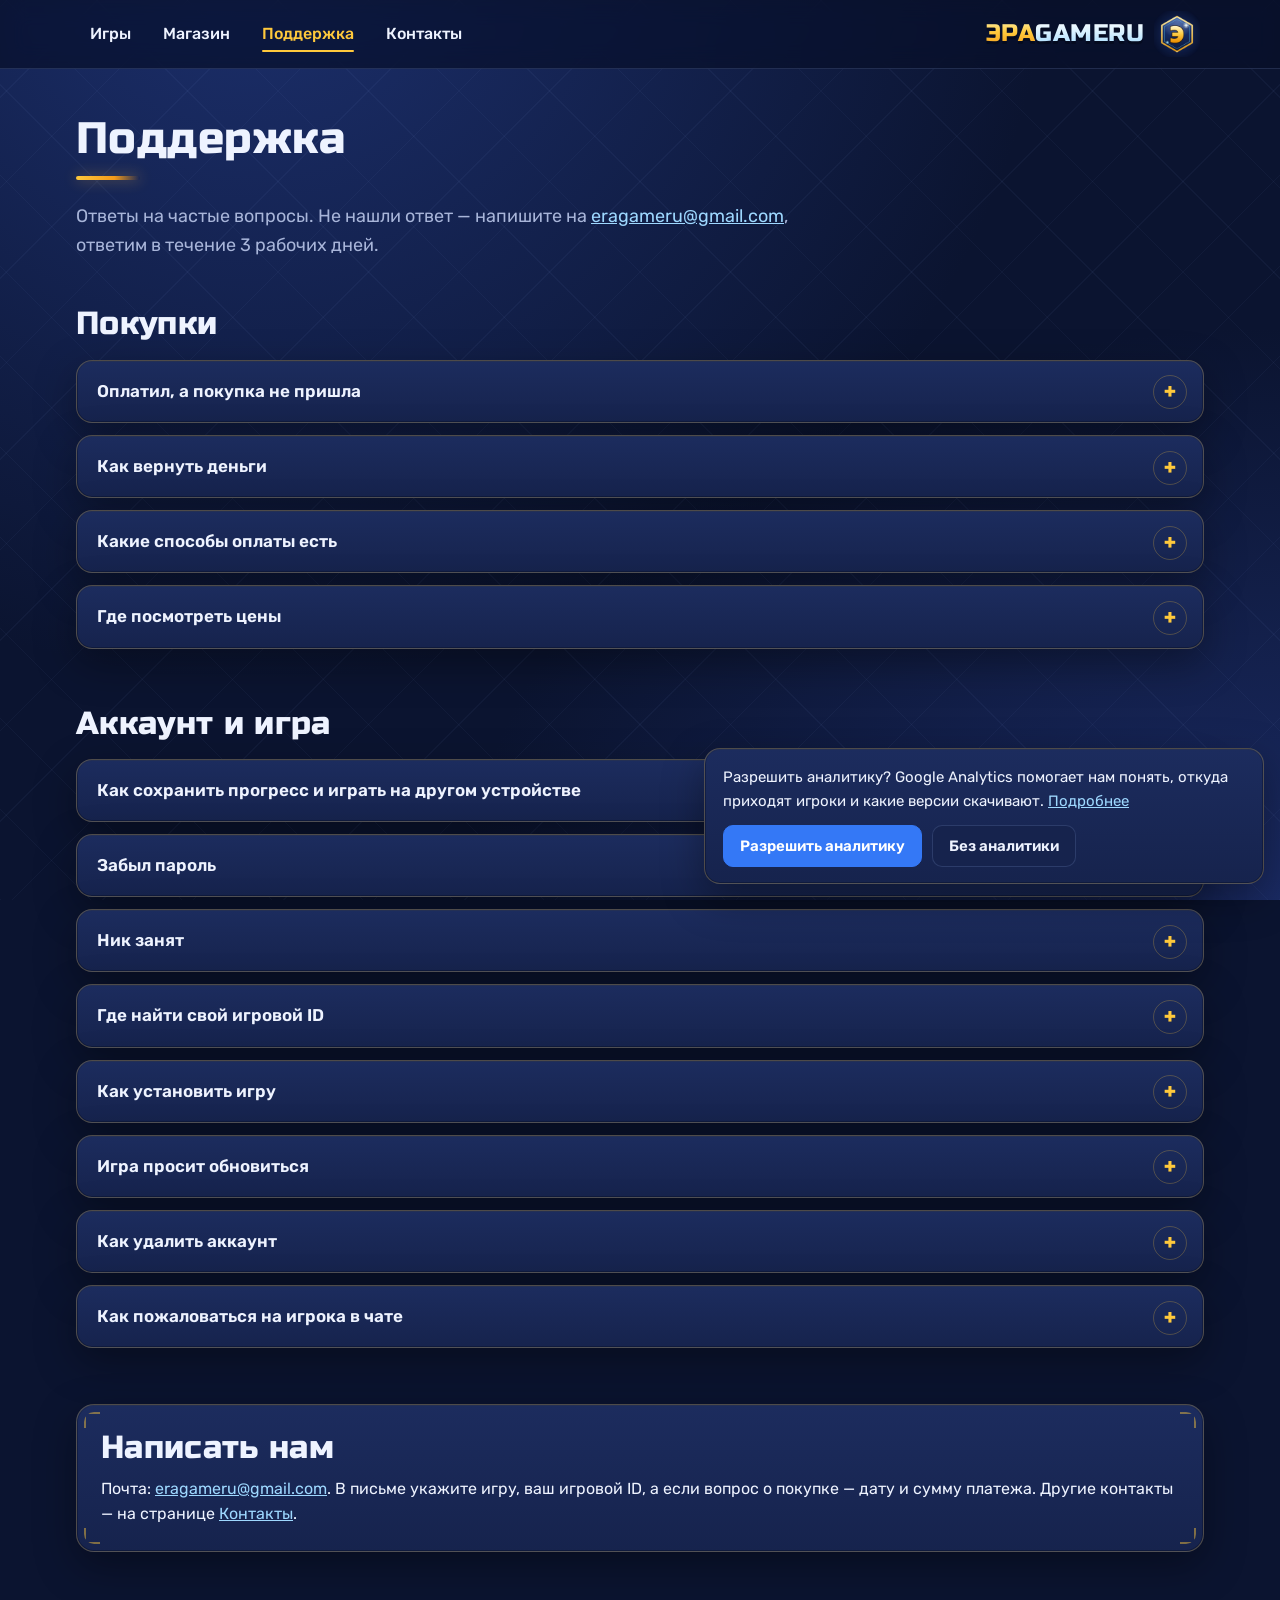
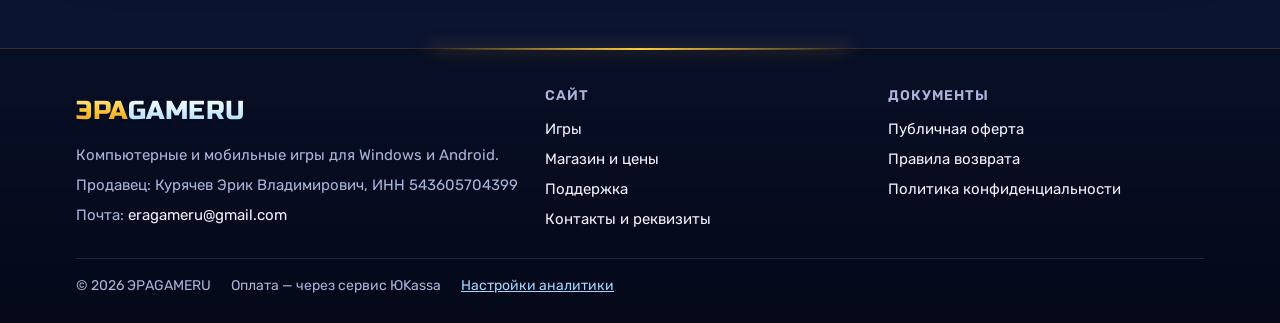
<file: support/index.html>
<!doctype html>
<html lang="ru">
<head>
  <meta charset="utf-8">
  <meta name="viewport" content="width=device-width, initial-scale=1">
  <title>Поддержка — ЭРАGAMERU</title>
  <meta name="description" content="Ответы на частые вопросы игроков: покупки, возврат, установка, аккаунт.">
  <link rel="icon" href="/img/mark.png">
  <link rel="preconnect" href="https://fonts.googleapis.com">
  <link rel="preconnect" href="https://fonts.gstatic.com" crossorigin>
  <link rel="stylesheet" href="https://fonts.googleapis.com/css2?family=Rubik:wght@400;500;600&family=Russo+One&display=swap">
  <link rel="stylesheet" href="/assets/site.css">
</head>
<body>
<main class="wrap">
  <div class="page-head">
    <h1>Поддержка</h1>
    <p>Ответы на частые вопросы. Не нашли ответ — напишите на <a data-seller="email" href="mailto:eragameru@gmail.com">eragameru@gmail.com</a>, ответим в течение 3 рабочих дней.</p>
  </div>

  <section class="section" style="padding-top:20px">
    <h2>Покупки</h2>
    <div class="faq">
      <details>
        <summary>Оплатил, а покупка не пришла</summary>
        <div class="answer">
          <p>Обычно покупка начисляется в течение минуты после возвращения в игру. Проверьте, что есть интернет, и перезапустите игру —
            покупка проверяется при каждом входе в меню и не потеряется.</p>
          <p>Если прошло больше 24 часов — напишите на <a data-seller="email" href="mailto:eragameru@gmail.com">eragameru@gmail.com</a>: укажите дату и сумму платежа и ваш игровой ID.
            Мы начислим покупку или вернём деньги.</p>
        </div>
      </details>
      <details>
        <summary>Как вернуть деньги</summary>
        <div class="answer"><p>Условия и порядок — в <a href="/refund/">правилах возврата</a>. Коротко: если кристаллы не начислены
          или ещё не потрачены — в течение 14 дней напишите нам на почту.</p></div>
      </details>
      <details>
        <summary>Какие способы оплаты есть</summary>
        <div class="answer"><p>Оплата проходит на странице ЮKassa: банковские карты и другие способы, которые там доступны.
          Данные карты нам не передаются.</p></div>
      </details>
      <details>
        <summary>Где посмотреть цены</summary>
        <div class="answer"><p>Все наборы и цены — в разделе <a href="/shop/">Магазин</a> и в магазине внутри каждой игры.</p></div>
      </details>
    </div>
  </section>

  <section class="section" style="padding-top:0">
    <h2>Аккаунт и игра</h2>
    <div class="faq">
      <details>
        <summary>Как сохранить прогресс и играть на другом устройстве</summary>
        <div class="answer">
          <p>В игре: «Настройки» (шестерёнка справа вверху) → «Сохранить аккаунт». Введите почту, пароль и ник — на почту придёт код,
            введите его в игре. Готово: прогресс и покупки привязаны к аккаунту.</p>
          <p>На другом устройстве: «Настройки» → «Аккаунт» → «У меня есть аккаунт — войти» и введите почту и пароль.</p>
        </div>
      </details>
      <details>
        <summary>Забыл пароль</summary>
        <div class="answer"><p>«Настройки» → «Аккаунт» → «Войти» → «Забыли пароль?». Введите почту — придёт код, с ним задайте новый пароль.
          На остальных устройствах будет выполнен выход. Письмо не пришло — проверьте папку «Спам».</p></div>
      </details>
      <details>
        <summary>Ник занят</summary>
        <div class="answer"><p>Ники уникальные: два игрока не могут называться одинаково (большие и маленькие буквы, «ё» и «е»,
          похожие русские и латинские буквы считаются одинаковыми). Игра предложит свободные варианты.</p></div>
      </details>
      <details>
        <summary>Где найти свой игровой ID</summary>
        <div class="answer"><p>В «Рубеже» — в разделе «Друзья», вида <b>Имя#12345</b>. Укажите его в письме, чтобы мы быстрее нашли ваш аккаунт.</p></div>
      </details>
      <details>
        <summary>Как установить игру</summary>
        <div class="answer">
          <p><b>Android:</b> скачайте файл .apk, откройте его и разрешите установку из этого источника.</p>
          <p><b>Windows:</b> распакуйте архив в любую папку и запустите игру. Если Windows покажет «Система Windows защитила ваш компьютер» —
            нажмите «Подробнее» → «Выполнить в любом случае».</p>
          <p>Ссылки на скачивание — на странице каждой игры, например <a href="/games/rubezh/#download">РУБЕЖ</a>.</p>
        </div>
      </details>
      <details>
        <summary>Игра просит обновиться</summary>
        <div class="answer"><p>Нажмите «Обновить» — игра скачает новую версию сама. Если обновление обязательное, без него не получится играть по сети.</p></div>
      </details>
      <details>
        <summary>Как удалить аккаунт</summary>
        <div class="answer"><p>В игре: «Настройки» (шестерёнка справа вверху) → «Удалить аккаунт». Или напишите нам на почту.
          Подробнее — в <a href="/privacy/">политике конфиденциальности</a>.</p></div>
      </details>
      <details>
        <summary>Как пожаловаться на игрока в чате</summary>
        <div class="answer"><p>В чате клана нажмите «•••» у сообщения → «Пожаловаться» или «Заблокировать».</p></div>
      </details>
    </div>
  </section>

  <section class="section" style="padding-top:0">
    <div class="card">
      <h2 style="margin-bottom:8px">Написать нам</h2>
      <p style="margin:0">Почта: <a data-seller="email" href="mailto:eragameru@gmail.com">eragameru@gmail.com</a>. В письме укажите игру, ваш игровой ID, а если вопрос о покупке — дату и сумму платежа.
        Другие контакты — на странице <a href="/contacts/">Контакты</a>.</p>
    </div>
  </section>
</main>
<script src="/data/seller.js"></script>
<script src="/data/games.js"></script>
<script src="/assets/site.js"></script>
<script src="/assets/analytics.js"></script>
</body>
</html>
</file>
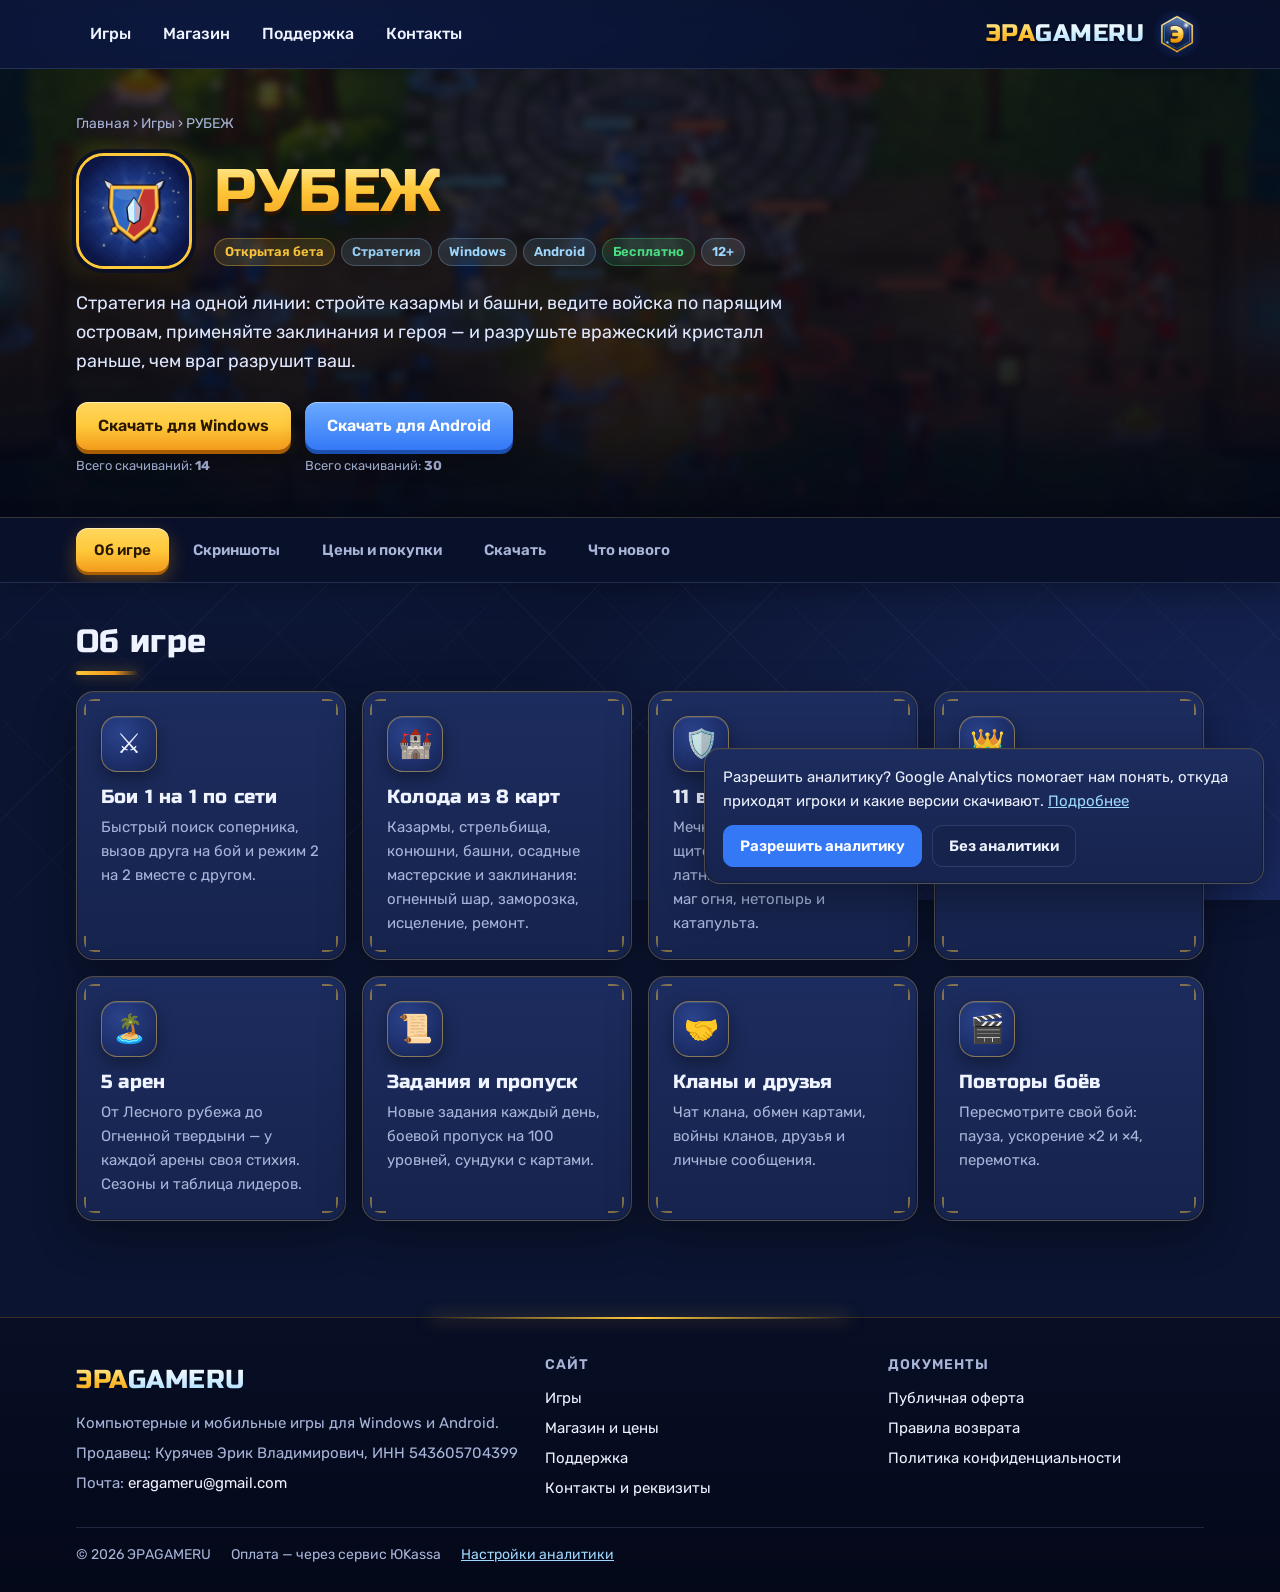
<file: games/rubezh/index.html>
<!doctype html>
<html lang="ru">
<head>
  <meta charset="utf-8">
  <meta name="viewport" content="width=device-width, initial-scale=1">
  <title>РУБЕЖ — стратегия на линии | ЭРАGAMERU</title>
  <meta name="description" content="РУБЕЖ — бесплатная стратегия: стройте здания, ведите войска по парящим островам и разрушьте вражеский кристалл. Для Windows и Android.">
  <meta property="og:title" content="РУБЕЖ — стратегия на линии">
  <meta property="og:image" content="/games/rubezh/img/cover.jpg">
  <link rel="icon" href="/games/rubezh/img/icon.png">
  <link rel="preconnect" href="https://fonts.googleapis.com">
  <link rel="preconnect" href="https://fonts.gstatic.com" crossorigin>
  <link rel="stylesheet" href="https://fonts.googleapis.com/css2?family=Rubik:wght@400;500;600&family=Russo+One&display=swap">
  <link rel="stylesheet" href="/assets/site.css">
</head>
<body>
<main>
  <section class="game-hero">
    <div class="bg" style="background-image:url('/games/rubezh/img/cover.jpg')"></div>
    <div class="wrap">
      <div class="crumbs"><a href="/">Главная</a> › <a href="/#games">Игры</a> › РУБЕЖ</div>
      <div class="game-head">
        <img class="icon" src="/games/rubezh/img/icon.png" alt="Значок игры РУБЕЖ">
        <div>
          <h1>РУБЕЖ</h1>
          <div class="badges">
            <span class="badge gold">Открытая бета</span><span class="badge">Стратегия</span>
            <span class="badge">Windows</span><span class="badge">Android</span>
            <span class="badge green">Бесплатно</span><span class="badge">12+</span>
          </div>
        </div>
      </div>
      <p class="lead">Стратегия на одной линии: стройте казармы и башни, ведите войска по парящим островам,
        применяйте заклинания и героя — и разрушьте вражеский кристалл раньше, чем враг разрушит ваш.</p>
      <div class="dl-row">
        <div class="dl">
          <a class="btn" data-game="rubezh" data-download-platform="windows" data-button-location="hero" href="#download">Скачать для Windows</a>
          <p class="dl-count" data-game="rubezh" data-download-count="windows" aria-live="polite">Всего скачиваний: <strong>—</strong></p>
        </div>
        <div class="dl">
          <a class="btn blue" data-game="rubezh" data-download-platform="android" data-button-location="hero" href="#download">Скачать для Android</a>
          <p class="dl-count" data-game="rubezh" data-download-count="android" aria-live="polite">Всего скачиваний: <strong>—</strong></p>
        </div>
      </div>
    </div>
  </section>

  <nav class="tabs" aria-label="Разделы страницы игры">
    <div class="wrap" role="tablist">
      <button class="tab" role="tab" id="t-about" aria-controls="about" aria-selected="true">Об игре</button>
      <button class="tab" role="tab" id="t-shots" aria-controls="shots" aria-selected="false">Скриншоты</button>
      <button class="tab" role="tab" id="t-prices" aria-controls="prices" aria-selected="false">Цены и покупки</button>
      <button class="tab" role="tab" id="t-download" aria-controls="download" aria-selected="false">Скачать</button>
      <button class="tab" role="tab" id="t-news" aria-controls="news" aria-selected="false">Что нового</button>
    </div>
  </nav>

  <div class="wrap">
    <!-- Об игре -->
    <section class="panel" id="about" role="tabpanel" aria-labelledby="t-about">
      <h2>Об игре</h2>
      <div class="features">
        <div class="card feature"><div class="ico">⚔️</div><h3>Бои 1 на 1 по сети</h3>
          <p>Быстрый поиск соперника, вызов друга на бой и режим 2 на 2 вместе с другом.</p></div>
        <div class="card feature"><div class="ico">🏰</div><h3>Колода из 8 карт</h3>
          <p>Казармы, стрельбища, конюшни, башни, осадные мастерские и заклинания: огненный шар, заморозка, исцеление, ремонт.</p></div>
        <div class="card feature"><div class="ico">🛡️</div><h3>11 видов войск</h3>
          <p>Мечник, копейщик, щитоносец, лучник, всадник, латник, алхимик, подрывник, маг огня, нетопырь и катапульта.</p></div>
        <div class="card feature"><div class="ico">👑</div><h3>Герои-командиры</h3>
          <p>Воевода, Охотница и Жрица — у каждого своё умение в бою и постоянный бонус.</p></div>
        <div class="card feature"><div class="ico">🏝️</div><h3>5 арен</h3>
          <p>От Лесного рубежа до Огненной твердыни — у каждой арены своя стихия. Сезоны и таблица лидеров.</p></div>
        <div class="card feature"><div class="ico">📜</div><h3>Задания и пропуск</h3>
          <p>Новые задания каждый день, боевой пропуск на 100 уровней, сундуки с картами.</p></div>
        <div class="card feature"><div class="ico">🤝</div><h3>Кланы и друзья</h3>
          <p>Чат клана, обмен картами, войны кланов, друзья и личные сообщения.</p></div>
        <div class="card feature"><div class="ico">🎬</div><h3>Повторы боёв</h3>
          <p>Пересмотрите свой бой: пауза, ускорение ×2 и ×4, перемотка.</p></div>
      </div>
    </section>

    <!-- Скриншоты -->
    <section class="panel" id="shots" role="tabpanel" aria-labelledby="t-shots" hidden>
      <h2>Скриншоты</h2>
      <div class="shots">
        <figure class="shot"><button type="button" aria-label="Увеличить: бой"><img src="/games/rubezh/img/battle.jpg" alt="Бой на парящих островах" loading="lazy"></button><figcaption>Бой: войска сходятся у алтаря в центре поля</figcaption></figure>
        <figure class="shot"><button type="button" aria-label="Увеличить: главный экран"><img src="/games/rubezh/img/home.jpg" alt="Главный экран" loading="lazy"></button><figcaption>Главный экран: арена, кнопка «В бой», слоты сундуков</figcaption></figure>
        <figure class="shot"><button type="button" aria-label="Увеличить: арсенал"><img src="/games/rubezh/img/arsenal.jpg" alt="Арсенал" loading="lazy"></button><figcaption>Арсенал: коллекция карт со своей рамкой для каждой редкости</figcaption></figure>
        <figure class="shot"><button type="button" aria-label="Увеличить: задания"><img src="/games/rubezh/img/quests.jpg" alt="Ежедневные задания" loading="lazy"></button><figcaption>Ежедневные задания с наградами</figcaption></figure>
        <figure class="shot"><button type="button" aria-label="Увеличить: боевой пропуск"><img src="/games/rubezh/img/pass.jpg" alt="Боевой пропуск" loading="lazy"></button><figcaption>Боевой пропуск: бесплатная ветка и «Пропуск +»</figcaption></figure>
        <figure class="shot"><button type="button" aria-label="Увеличить: сундук"><img src="/games/rubezh/img/chest.jpg" alt="Открытие сундука" loading="lazy"></button><figcaption>Открытие сундука: новая легендарная карта</figcaption></figure>
        <figure class="shot"><button type="button" aria-label="Увеличить: повтор боя"><img src="/games/rubezh/img/replay.jpg" alt="Повтор боя" loading="lazy"></button><figcaption>Повтор боя с перемоткой и ускорением</figcaption></figure>
      </div>
    </section>

    <!-- Цены -->
    <section class="panel" id="prices" role="tabpanel" aria-labelledby="t-prices" hidden>
      <h2>Цены и покупки</h2>
      <p>Игра бесплатная. За рубли продаются игровая валюта — кристаллы — и «Боевой пропуск +». Кристаллами в игре
        покупают золото и сундуки с картами. Это цифровые товары внутри игры: их нельзя вывести или обменять на деньги.</p>
      <div data-packs="rubezh"></div>
      <h3 style="margin-top:30px">Как купить</h3>
      <ol class="steps">
        <li>В игре откройте «Магазин» и выберите набор (пропуск — во вкладке «События ▸ Пропуск»).</li>
        <li>Откроется защищённая страница оплаты ЮKassa — оплатите картой или другим доступным способом.</li>
        <li>Вернитесь в игру — покупка начислится автоматически, обычно в течение минуты.</li>
      </ol>
      <p class="muted" style="margin-top:18px">Цены указаны в рублях. Условия — в <a href="/offer/">публичной оферте</a>,
        возврат — в <a href="/refund/">правилах возврата</a>. Покупка не пришла? Смотрите <a href="/support/">Поддержку</a>.</p>
    </section>

    <!-- Скачать -->
    <section class="panel" id="download" role="tabpanel" aria-labelledby="t-download" hidden>
      <h2>Скачать и установить</h2>
      <div class="grid">
        <div class="card">
          <h3>Windows</h3>
          <p class="muted">Windows 10 или 11, 64-бит.</p>
          <ol>
            <li>Скачайте архив и распакуйте его в любую папку.</li>
            <li>Запустите <b>LaneWars.exe</b>.</li>
            <li>Если Windows покажет «Система Windows защитила ваш компьютер» — нажмите «Подробнее» → «Выполнить в любом случае».</li>
          </ol>
          <a class="btn" data-game="rubezh" data-download-platform="windows" data-button-location="download" href="#download">Rubezh_Windows.zip</a>
          <p class="dl-count" style="margin-top:8px" data-game="rubezh" data-download-count="windows">Всего скачиваний: <strong>—</strong></p>
        </div>
        <div class="card">
          <h3>Android</h3>
          <p class="muted">Android 8.0 и новее.</p>
          <ol>
            <li>Скачайте файл и откройте его.</li>
            <li>При первой установке разрешите установку из этого источника.</li>
            <li>Нажмите «Установить».</li>
          </ol>
          <a class="btn blue" data-game="rubezh" data-download-platform="android" data-button-location="download" href="#download">Rubezh.apk</a>
          <p class="dl-count" style="margin-top:8px" data-game="rubezh" data-download-count="android">Всего скачиваний: <strong>—</strong></p>
        </div>
      </div>
      <p class="muted" style="margin-top:18px">Игра обновляется сама: при запуске она предложит новую версию.
        Все версии — на <a href="https://github.com/erick2112d/rubezh-game/releases">странице выпусков</a>.
        Счётчики — данные GitHub за все версии, включая обновления и повторные загрузки.</p>
    </section>

    <!-- Что нового -->
    <section class="panel" id="news" role="tabpanel" aria-labelledby="t-news" hidden>
      <h2>Что нового</h2>
      <div class="news">
        <article class="card">
          <h3>Версия 1.0.19 — аккаунт <span class="badge">2 ноября 2026</span></h3>
          <ul>
            <li><b>Аккаунт:</b> сохраните прогресс почтой и паролем и входите на любом устройстве.</li>
            <li>Восстановление пароля по коду из письма.</li>
            <li>Уникальные ники — игра подскажет свободные варианты.</li>
          </ul>
        </article>
        <article class="card">
          <h3>Версия 1.0.18 <span class="badge">28 октября 2026</span></h3>
          <ul>
            <li><b>Почта:</b> письма и подарки от администрации — золото, кристаллы, сундуки, карты.</li>
            <li>Письма приходят сразу, без перезапуска игры.</li>
            <li>Обязательные обновления предлагаются сразу, а в бою — после матча.</li>
          </ul>
        </article>
        <article class="card">
          <h3>Версия 1.0.17 — большое обновление <span class="badge">28 октября 2026</span></h3>
          <ul>
            <li>Все войска и здания перерисованы, у всадника новый конь, Волшебник стал Магом огня.</li>
            <li>Новые карточки: своя рамка для каждой редкости.</li>
            <li>20 видов ежедневных заданий, универсальные карты, боевой пропуск на 100 уровней и «Боевой пропуск +».</li>
            <li>Сундуки открываются по таймеру; повторы боёв; обновлённая история боёв.</li>
            <li>Удаление аккаунта, жалобы и блокировка в чате клана, шансы выпадения в сундуках.</li>
          </ul>
        </article>
        <article class="card">
          <h3>Версия 1.0.16 <span class="badge">27 октября 2026</span></h3>
          <ul><li>Все звуки заменены живыми записями, боевой рог в начале боя, фанфары победы.</li></ul>
        </article>
        <article class="card">
          <h3>Версия 1.0.15 <span class="badge">26 октября 2026</span></h3>
          <ul><li>Новое поле боя — три парящих острова с мостами, у каждой арены своя стихия.</li></ul>
        </article>
      </div>
      <p class="muted" style="margin-top:18px">Полный список изменений — на <a href="https://github.com/erick2112d/rubezh-game/releases">странице выпусков</a>.</p>
    </section>
  </div>
</main>
<script src="/data/seller.js"></script>
<script src="/data/games.js"></script>
<script src="/assets/site.js"></script>
<script src="/assets/downloads.js"></script>
<script src="/assets/analytics.js"></script>
</body>
</html>
</file>
<file: assets/site.css>
/* ЭРАGAMERU — общий стиль всех страниц сайта. Цвета — как у логотипа: тёмно-синий + золото + лёд. */
:root {
  --bg: #0b1430;
  --bg2: #101c40;
  --panel: #16234d;
  --panel2: #1c2c5e;
  --line: rgba(160, 190, 255, 0.16);
  --frame: rgba(255, 201, 60, 0.24);
  --frame-hover: rgba(255, 201, 60, 0.62);
  --text: #eef3ff;
  --muted: #a8b5d9;
  --gold: #ffc93c;
  --gold2: #f39a1a;
  --ice: #9ed8ff;
  --blue: #3478f6;
  --green: #4ade80;
  --red: #ff6b6b;
  --radius: 18px;
  --shadow: 0 14px 40px rgba(0, 0, 0, 0.35);
  --shadow-hover: 0 22px 54px rgba(0, 0, 0, 0.5), 0 0 34px rgba(255, 190, 60, 0.14);
  --ease: cubic-bezier(0.2, 0.75, 0.25, 1);
  --head: "Russo One", "Rubik", system-ui, sans-serif;
  --body: "Rubik", system-ui, -apple-system, "Segoe UI", sans-serif;
  interpolate-size: allow-keywords;
  color-scheme: dark;
}

* { box-sizing: border-box; }
html { scroll-behavior: smooth; -webkit-text-size-adjust: 100%; scrollbar-color: #33478a var(--bg); }
body {
  margin: 0;
  min-height: 100vh;
  display: flex;
  flex-direction: column;
  background-color: var(--bg);
  background-image:
    repeating-linear-gradient(45deg, rgba(150, 180, 255, 0.045) 0 1px, transparent 1px 64px),
    repeating-linear-gradient(-45deg, rgba(150, 180, 255, 0.045) 0 1px, transparent 1px 64px),
    radial-gradient(ellipse at 20% -10%, #1d3170 0%, transparent 55%),
    radial-gradient(ellipse at 100% 100%, #1a2a62 0%, transparent 45%);
  background-attachment: fixed;
  color: var(--text);
  font: 400 16px/1.6 var(--body);
}
::selection { background: rgba(255, 201, 60, 0.35); color: #fff; }
main { flex: 1; }
img { max-width: 100%; display: block; }
a { color: var(--ice); transition: color 0.2s; }
a:hover { color: #fff; }
h1, h2, h3 { font-family: var(--head); font-weight: 400; line-height: 1.2; margin: 0 0 0.5em; letter-spacing: 0.01em; }
h1 { font-size: clamp(30px, 5vw, 44px); }
h2 { font-size: clamp(24px, 3.4vw, 32px); }
h3 { font-size: 19px; }
p { margin: 0 0 1em; }
.wrap { width: 100%; max-width: 1160px; margin: 0 auto; padding: 0 16px; }
.muted { color: var(--muted); }
.center { text-align: center; }
.hidden { display: none !important; }
:focus-visible { outline: 3px solid var(--gold); outline-offset: 2px; border-radius: 6px; }
[id] { scroll-margin-top: 84px; }
.panel[id] { scroll-margin-top: 140px; }

/* заголовки разделов с золотой чертой */
.section-head h2, .panel > h2, .page-head h1, .doc > h1 { position: relative; padding-bottom: 14px; }
.section-head h2::after, .panel > h2::after, .page-head h1::after, .doc > h1::after {
  content: ""; position: absolute; left: 0; bottom: 0; width: 64px; height: 4px; border-radius: 4px;
  background: linear-gradient(90deg, var(--gold), var(--gold2) 60%, transparent);
  box-shadow: 0 0 14px rgba(255, 190, 60, 0.45);
}

/* ---------- переходы между страницами ---------- */
@view-transition { navigation: auto; }
header.top { view-transition-name: site-header; }
::view-transition-old(root) { animation: vtOut 0.22s ease-in both; }
::view-transition-new(root) { animation: vtIn 0.38s var(--ease) both; }
@keyframes vtOut { to { opacity: 0; transform: translateY(-6px); } }
@keyframes vtIn { from { opacity: 0; transform: translateY(12px); } }
/* в браузерах без переходов страница просто плавно появляется */
html.page-anim main { animation: vtIn 0.45s var(--ease) both; }
html.leaving main { opacity: 0; transform: translateY(-6px); transition: opacity 0.18s, transform 0.18s; }

/* плавное появление блоков при прокрутке */
html [data-reveal] { opacity: 0; transform: translateY(22px) scale(0.985); transition: opacity 0.7s var(--ease), transform 0.7s var(--ease); transition-delay: var(--d, 0s); }
html [data-reveal].in { opacity: 1; transform: none; }

/* ---------- рамка в стиле игры: тонкая золотая кайма + уголки ---------- */
.card, .game-card, .shot, .steps li, .faq details, .table-scroll, .analytics-consent {
  border: 1px solid var(--frame);
  box-shadow: var(--shadow), inset 0 1px 0 rgba(255, 255, 255, 0.07), inset 0 0 0 1px rgba(5, 10, 30, 0.35);
}
.card, .game-card, .shot { position: relative; }
.card::before, .game-card::before, .shot::before {
  content: ""; position: absolute; inset: 7px; z-index: 4; pointer-events: none; border-radius: 10px;
  --c: var(--gold);
  background:
    linear-gradient(var(--c), var(--c)) top left / 16px 2px no-repeat,
    linear-gradient(var(--c), var(--c)) top left / 2px 16px no-repeat,
    linear-gradient(var(--c), var(--c)) top right / 16px 2px no-repeat,
    linear-gradient(var(--c), var(--c)) top right / 2px 16px no-repeat,
    linear-gradient(var(--c), var(--c)) bottom left / 16px 2px no-repeat,
    linear-gradient(var(--c), var(--c)) bottom left / 2px 16px no-repeat,
    linear-gradient(var(--c), var(--c)) bottom right / 16px 2px no-repeat,
    linear-gradient(var(--c), var(--c)) bottom right / 2px 16px no-repeat;
  opacity: 0.45; transition: opacity 0.35s, inset 0.35s var(--ease);
}
.card:hover::before, .game-card:hover::before, .shot:hover::before { opacity: 1; inset: 5px; }

/* ---------- шапка ---------- */
.top {
  position: sticky; top: 0; z-index: 50;
  background: rgba(9, 16, 40, 0.72);
  backdrop-filter: blur(12px) saturate(1.3);
  -webkit-backdrop-filter: blur(12px) saturate(1.3);
  border-bottom: 1px solid var(--line);
  transition: background 0.3s, box-shadow 0.3s, border-color 0.3s;
}
.top.scrolled { background: rgba(7, 13, 34, 0.94); box-shadow: 0 10px 30px rgba(0, 0, 0, 0.4); border-bottom-color: rgba(255, 201, 60, 0.2); }
.top-in { display: flex; align-items: center; gap: 12px; min-height: 68px; }
.nav { display: flex; gap: 4px; flex-wrap: wrap; }
.nav a {
  position: relative; color: var(--text); text-decoration: none; font-weight: 500;
  padding: 8px 14px; border-radius: 10px; transition: background 0.2s, color 0.2s;
}
.nav a::after {
  content: ""; position: absolute; left: 14px; right: 14px; bottom: 3px; height: 2px; border-radius: 2px;
  background: var(--gold); transform: scaleX(0); transition: transform 0.3s var(--ease);
}
.nav a:hover { background: rgba(255, 255, 255, 0.06); }
.nav a:hover::after, .nav a.on::after { transform: scaleX(1); }
.nav a.on { color: var(--gold); }
.burger {
  display: none; width: 44px; height: 44px; border-radius: 12px;
  border: 1px solid var(--frame); background: var(--panel); color: var(--text);
  font-size: 22px; cursor: pointer; transition: background 0.2s, transform 0.2s;
}
.burger:active { transform: scale(0.94); }
.brand {
  margin-left: auto; display: flex; align-items: center; gap: 10px;
  text-decoration: none; padding: 6px 4px 6px 12px; border-radius: 12px;
}
.brand img { width: 46px; height: 46px; transition: transform 0.5s var(--ease), filter 0.3s; }
.brand .wm { font-size: 24px; transition: filter 0.3s; }
.brand:hover img { transform: rotate(-8deg) scale(1.08); filter: drop-shadow(0 0 12px rgba(255, 190, 60, 0.6)); }
.brand:hover .wm { filter: drop-shadow(0 3px 0 #050b1f) drop-shadow(0 0 14px rgba(255, 190, 60, 0.35)); }

/* надпись ЭРАGAMERU в стиле логотипа, с пробегающим бликом */
.wm { font-family: var(--head); white-space: nowrap; letter-spacing: 0.02em; filter: drop-shadow(0 3px 0 #050b1f); }
.wm .a, .wm .b { -webkit-background-clip: text; background-clip: text; color: transparent; background-size: 250% 100%, 100% 100%; background-repeat: no-repeat; }
.wm .a { background-image: linear-gradient(110deg, transparent 42%, rgba(255, 255, 255, 0.85) 50%, transparent 58%), linear-gradient(#fff2b0, var(--gold) 45%, var(--gold2)); }
.wm .b { background-image: linear-gradient(110deg, transparent 42%, rgba(255, 255, 255, 0.9) 50%, transparent 58%), linear-gradient(#ffffff, #d9f1ff 45%, var(--ice)); }
.hero .wm .a, .hero .wm .b, .brand:hover .wm .a, .brand:hover .wm .b { animation: shine 5s ease-in-out infinite; }
.hero .wm .b { animation-delay: 0.25s; }
.brand:hover .wm .a, .brand:hover .wm .b { animation-duration: 1.4s; animation-iteration-count: 1; }
@keyframes shine { 0%, 55% { background-position: 130% 0, 0 0; } 85%, 100% { background-position: -30% 0, 0 0; } }

@media (max-width: 760px) {
  .burger { display: block; }
  .nav {
    position: absolute; left: 0; right: 0; top: 100%;
    flex-direction: column; padding: 8px 16px 16px; gap: 2px;
    background: rgba(7, 13, 34, 0.98); border-bottom: 1px solid rgba(255, 201, 60, 0.2);
    box-shadow: 0 20px 40px rgba(0, 0, 0, 0.5);
    visibility: hidden; opacity: 0; transform: translateY(-10px);
    transition: opacity 0.25s, transform 0.3s var(--ease), visibility 0s 0.3s;
  }
  .nav.open { visibility: visible; opacity: 1; transform: none; transition: opacity 0.25s, transform 0.3s var(--ease); }
  .nav a { padding: 12px 14px; }
  .nav a::after { left: 14px; right: auto; width: 26px; }
  .brand .wm { font-size: 20px; }
  .brand img { width: 40px; height: 40px; }
}

/* ---------- кнопки ---------- */
.btn {
  position: relative; overflow: hidden; isolation: isolate;
  display: inline-flex; align-items: center; justify-content: center; gap: 8px;
  min-height: 48px; padding: 12px 22px; border-radius: 12px; border: 0;
  font: 600 16px/1.2 var(--body); text-decoration: none; cursor: pointer;
  background: linear-gradient(#ffd75e, var(--gold) 50%, var(--gold2));
  color: #2a1700; box-shadow: 0 4px 0 #a85d00, 0 10px 24px rgba(0, 0, 0, 0.3), inset 0 1px 0 rgba(255, 255, 255, 0.55);
  transition: transform 0.18s var(--ease), box-shadow 0.18s, filter 0.2s;
}
.btn::after {
  content: ""; position: absolute; inset: 0; z-index: -1;
  background: linear-gradient(110deg, transparent 30%, rgba(255, 255, 255, 0.55) 50%, transparent 70%);
  transform: translateX(-120%); transition: transform 0.7s var(--ease);
}
.btn:hover::after { transform: translateX(120%); }
.btn:hover { color: #2a1700; transform: translateY(-2px); box-shadow: 0 6px 0 #a85d00, 0 16px 30px rgba(0, 0, 0, 0.38), 0 0 24px rgba(255, 190, 60, 0.35), inset 0 1px 0 rgba(255, 255, 255, 0.55); }
.btn:active { transform: translateY(2px); box-shadow: 0 2px 0 #a85d00, inset 0 1px 0 rgba(255, 255, 255, 0.55); transition-duration: 0.06s; }
.btn.blue { background: linear-gradient(#6aaaff, var(--blue)); color: #fff; box-shadow: 0 4px 0 #1b4fb0, 0 10px 24px rgba(0, 0, 0, 0.3), inset 0 1px 0 rgba(255, 255, 255, 0.4); }
.btn.blue:hover { color: #fff; box-shadow: 0 6px 0 #1b4fb0, 0 16px 30px rgba(0, 0, 0, 0.38), 0 0 24px rgba(80, 150, 255, 0.4), inset 0 1px 0 rgba(255, 255, 255, 0.4); }
.btn.blue:active { box-shadow: 0 2px 0 #1b4fb0; }
.btn.ghost { background: rgba(22, 35, 77, 0.55); color: var(--text); border: 1px solid var(--frame); box-shadow: none; }
.btn.ghost::after { background: linear-gradient(110deg, transparent 30%, rgba(255, 220, 120, 0.18) 50%, transparent 70%); }
.btn.ghost:hover { background: rgba(28, 44, 94, 0.9); color: #fff; border-color: var(--frame-hover); box-shadow: 0 0 20px rgba(255, 190, 60, 0.15); }
.btn.ghost:active { box-shadow: none; }
.btn.small { min-height: 40px; padding: 8px 16px; font-size: 15px; }
.text-button { background: none; border: 0; padding: 0; color: var(--ice); font: inherit; cursor: pointer; text-decoration: underline; }

/* ---------- карточки и секции ---------- */
.section { padding: 56px 0; }
.section-head { display: flex; align-items: end; justify-content: space-between; gap: 16px; flex-wrap: wrap; margin-bottom: 24px; }
.section-head h2 { margin: 0; }
.card {
  background: linear-gradient(180deg, var(--panel2), var(--panel));
  border-radius: var(--radius); padding: 24px;
  transition: transform 0.35s var(--ease), border-color 0.35s, box-shadow 0.35s;
}
a.card:hover, .feature:hover { transform: translateY(-4px); border-color: var(--frame-hover); box-shadow: var(--shadow-hover), inset 0 1px 0 rgba(255, 255, 255, 0.07); }
.grid { display: grid; gap: 18px; grid-template-columns: repeat(auto-fill, minmax(260px, 1fr)); }
.badge {
  display: inline-block; padding: 3px 10px; border-radius: 999px; font-size: 13px; font-weight: 600;
  background: rgba(158, 216, 255, 0.12); color: var(--ice); border: 1px solid rgba(158, 216, 255, 0.25);
}
.badge.gold { background: rgba(255, 201, 60, 0.14); color: var(--gold); border-color: rgba(255, 201, 60, 0.35); }
.badge.green { background: rgba(74, 222, 128, 0.12); color: var(--green); border-color: rgba(74, 222, 128, 0.3); }
.badges { display: flex; gap: 6px; flex-wrap: wrap; }

/* ---------- главный экран ---------- */
.hero {
  position: relative; overflow: hidden; text-align: center;
  padding: clamp(56px, 10vw, 110px) 0 clamp(48px, 8vw, 90px);
  border-bottom: 1px solid rgba(255, 201, 60, 0.18);
  background: radial-gradient(circle at 50% 40%, rgba(70, 120, 255, 0.35), transparent 60%);
}
.hero::before, .hero::after {
  content: ""; position: absolute; inset: 0; pointer-events: none;
  background:
    radial-gradient(1.5px 1.5px at 12% 22%, #fff 50%, transparent 51%),
    radial-gradient(1.5px 1.5px at 78% 14%, #fff 50%, transparent 51%),
    radial-gradient(2px 2px at 88% 62%, #cfe8ff 50%, transparent 51%),
    radial-gradient(1.5px 1.5px at 30% 78%, #fff 50%, transparent 51%),
    radial-gradient(2px 2px at 62% 84%, #cfe8ff 50%, transparent 51%),
    radial-gradient(1.5px 1.5px at 6% 58%, #fff 50%, transparent 51%),
    radial-gradient(1.5px 1.5px at 46% 10%, #fff 50%, transparent 51%);
  animation: twinkle 4s ease-in-out infinite;
}
.hero::after {
  background:
    radial-gradient(1.5px 1.5px at 22% 40%, #fff 50%, transparent 51%),
    radial-gradient(2px 2px at 70% 30%, #ffe9a8 50%, transparent 51%),
    radial-gradient(1.5px 1.5px at 92% 36%, #fff 50%, transparent 51%),
    radial-gradient(1.5px 1.5px at 40% 92%, #fff 50%, transparent 51%),
    radial-gradient(2px 2px at 16% 88%, #cfe8ff 50%, transparent 51%),
    radial-gradient(1.5px 1.5px at 56% 26%, #fff 50%, transparent 51%);
  animation-delay: -2s;
}
@keyframes twinkle { 50% { opacity: 0.25; } }
.hero .wrap { position: relative; z-index: 1; }
.hero .glow { position: absolute; left: 50%; top: 46%; width: min(720px, 90vw); height: 260px; transform: translate(-50%, -50%); background: radial-gradient(ellipse, rgba(255, 190, 60, 0.18), transparent 70%); filter: blur(10px); pointer-events: none; }
.hero .mark { width: clamp(96px, 16vw, 150px); margin: 0 auto 18px; filter: drop-shadow(0 10px 30px rgba(255, 190, 60, 0.35)); animation: float 6s ease-in-out infinite; }
.hero .wm { display: block; font-size: clamp(42px, 10vw, 104px); line-height: 1.05; filter: drop-shadow(0 5px 0 #050b1f) drop-shadow(0 18px 40px rgba(0, 0, 0, 0.5)); }
.hero .slogan { font-size: clamp(17px, 2.4vw, 21px); color: var(--muted); max-width: 640px; margin: 18px auto 28px; }
.hero .buttons { display: flex; gap: 14px; justify-content: center; flex-wrap: wrap; }
.hero .stats { display: flex; gap: 10px 14px; justify-content: center; flex-wrap: wrap; margin-top: 32px; color: var(--muted); font-size: 15px; }
.hero .stats span { padding: 8px 16px; border-radius: 999px; background: rgba(16, 28, 64, 0.65); border: 1px solid var(--frame); backdrop-filter: blur(4px); }
.hero .stats b { color: var(--text); font-family: var(--head); font-weight: 400; font-size: 18px; margin-right: 6px; }
.hero-in > * { animation: heroIn 0.9s var(--ease) both; }
.hero-in > :nth-child(2) { animation-delay: 0.08s; }
.hero-in > :nth-child(3) { animation-delay: 0.16s; }
.hero-in > :nth-child(4) { animation-delay: 0.24s; }
.hero-in > :nth-child(5) { animation-delay: 0.32s; }
.hero-in > .mark { animation: heroIn 0.9s var(--ease) both, float 6s ease-in-out 0.9s infinite; }
@keyframes heroIn { from { opacity: 0; transform: translateY(24px) scale(0.97); } }
@keyframes float { 50% { transform: translateY(-8px); } }

/* ---------- каталог игр ---------- */
.filters { display: flex; gap: 10px; flex-wrap: wrap; align-items: center; margin-bottom: 18px; }
.search {
  flex: 1 1 240px; min-height: 48px; padding: 10px 16px 10px 44px; border-radius: 14px;
  border: 1px solid var(--frame); background: var(--panel) no-repeat 15px 50% / 18px
    url("data:image/svg+xml,%3Csvg xmlns='http://www.w3.org/2000/svg' viewBox='0 0 24 24' fill='none' stroke='%23a8b5d9' stroke-width='2.4' stroke-linecap='round'%3E%3Ccircle cx='11' cy='11' r='7'/%3E%3Cpath d='m20 20-3.5-3.5'/%3E%3C/svg%3E");
  color: var(--text); font: inherit; box-shadow: inset 0 2px 8px rgba(0, 0, 0, 0.25);
  transition: border-color 0.25s, box-shadow 0.25s;
}
.search:focus { outline: none; border-color: var(--frame-hover); box-shadow: inset 0 2px 8px rgba(0, 0, 0, 0.25), 0 0 0 4px rgba(255, 201, 60, 0.12); }
.search::placeholder { color: var(--muted); }
.chips { display: flex; gap: 8px; flex-wrap: wrap; align-items: center; margin-right: 18px; }
.chips .lbl { color: var(--muted); font-size: 14px; margin-right: 2px; }
.chip {
  min-height: 40px; padding: 8px 16px; border-radius: 999px; border: 1px solid var(--line);
  background: var(--panel); color: var(--text); font: 500 15px var(--body); cursor: pointer;
  transition: background 0.25s, border-color 0.25s, color 0.25s, transform 0.2s var(--ease);
}
.chip:hover { border-color: var(--frame-hover); transform: translateY(-1px); }
.chip:active { transform: scale(0.96); }
.chip.on { background: linear-gradient(rgba(255, 215, 94, 0.22), rgba(243, 154, 26, 0.16)); border-color: rgba(255, 201, 60, 0.6); color: var(--gold); box-shadow: 0 0 16px rgba(255, 190, 60, 0.15); }
.found { color: var(--muted); font-size: 14px; margin-bottom: 14px; }
.games { display: grid; gap: 24px; grid-template-columns: repeat(auto-fill, minmax(300px, 1fr)); }
.game-card {
  display: flex; flex-direction: column; text-decoration: none; color: var(--text);
  background: linear-gradient(180deg, var(--panel2), var(--panel));
  border-radius: var(--radius); overflow: hidden;
  transition: transform 0.45s var(--ease), border-color 0.35s, box-shadow 0.45s var(--ease);
}
.game-card:hover { color: var(--text); transform: translateY(-6px); border-color: var(--frame-hover); box-shadow: var(--shadow-hover), inset 0 1px 0 rgba(255, 255, 255, 0.07); }
/* обложка: плавное приближение, мягкий переход в карточку и пробегающий блик */
.game-card .cover { position: relative; z-index: 0; aspect-ratio: 16 / 9; overflow: hidden; background: #0a1230; }
.game-card .cover img { width: 100%; height: 100%; object-fit: cover; transform: scale(1.01); transition: transform 1.4s var(--ease), filter 0.6s; filter: saturate(1.02); }
.game-card:hover .cover img { transform: scale(1.07); filter: saturate(1.18) brightness(1.06); }
.game-card .cover::after {
  content: ""; position: absolute; inset: 0;
  background: linear-gradient(180deg, rgba(11, 20, 48, 0.25) 0%, transparent 30%, transparent 58%, rgba(28, 44, 94, 0.85) 92%, var(--panel2) 100%);
}
.game-card .cover::before {
  content: ""; position: absolute; inset: 0; z-index: 1;
  background: linear-gradient(110deg, transparent 35%, rgba(255, 255, 255, 0.22) 50%, transparent 65%);
  transform: translateX(-120%);
}
.game-card:hover .cover::before { transform: translateX(120%); transition: transform 1s var(--ease); }
.game-card .status { position: absolute; top: 14px; left: 14px; z-index: 3; background: rgba(9, 16, 40, 0.75); backdrop-filter: blur(6px); }
.game-card .body { position: relative; z-index: 2; padding: 0 20px 20px; display: flex; flex-direction: column; gap: 12px; flex: 1; }
.game-card .title { display: flex; align-items: flex-end; gap: 14px; margin-top: -34px; }
/* значок игры — поверх обложки, в золотой рамке */
.game-card .title img {
  flex: none; width: 72px; height: 72px; border-radius: 18px; position: relative; z-index: 3;
  border: 3px solid var(--gold); background: var(--panel2);
  box-shadow: 0 0 0 3px rgba(9, 16, 40, 0.9), 0 10px 24px rgba(0, 0, 0, 0.6), 0 0 18px rgba(255, 190, 60, 0.25);
  transition: transform 0.5s var(--ease), box-shadow 0.4s;
}
.game-card:hover .title img { transform: translateY(-4px) rotate(-4deg) scale(1.06); box-shadow: 0 0 0 3px rgba(9, 16, 40, 0.9), 0 16px 30px rgba(0, 0, 0, 0.6), 0 0 28px rgba(255, 190, 60, 0.5); }
.game-card h3 { margin: 0 0 4px; font-size: 24px; text-shadow: 0 3px 0 rgba(5, 11, 31, 0.8); }
.game-card p { margin: 0; color: var(--muted); font-size: 15px; flex: 1; }
.game-card .more { color: var(--gold); font-weight: 600; display: inline-flex; gap: 6px; align-items: center; }
.game-card .more i { font-style: normal; transition: transform 0.35s var(--ease); }
.game-card:hover .more i { transform: translateX(6px); }
.empty { text-align: center; padding: 40px 16px; color: var(--muted); }

/* ---------- страница игры ---------- */
.game-hero { position: relative; overflow: hidden; border-bottom: 1px solid rgba(255, 201, 60, 0.18); }
.game-hero .bg { position: absolute; inset: -20px; background-size: cover; background-position: center; filter: blur(4px) brightness(0.45) saturate(1.1); transform: scale(1.04); animation: heroBg 22s ease-in-out infinite alternate; }
.game-hero .bg::after { content: ""; position: absolute; inset: 0; background: linear-gradient(180deg, rgba(11, 20, 48, 0.25), rgba(11, 20, 48, 0.55) 60%, var(--bg) 100%), radial-gradient(ellipse at 20% 40%, transparent, rgba(11, 20, 48, 0.5)); }
@keyframes heroBg { to { transform: scale(1.12) translate(-1.5%, -1%); } }
.game-hero .wrap { position: relative; padding-top: 44px; padding-bottom: 40px; }
.game-hero .wrap > * { animation: heroIn 0.8s var(--ease) both; }
.game-hero .wrap > :nth-child(2) { animation-delay: 0.08s; }
.game-hero .wrap > :nth-child(3) { animation-delay: 0.16s; }
.game-hero .wrap > :nth-child(4) { animation-delay: 0.24s; }
.crumbs { font-size: 14px; color: var(--muted); margin-bottom: 18px; }
.crumbs a { color: var(--muted); text-decoration: none; }
.crumbs a:hover { color: var(--gold); }
.game-head { display: flex; gap: 22px; align-items: center; flex-wrap: wrap; }
.game-head .icon {
  width: 116px; height: 116px; border-radius: 28px; border: 3px solid var(--gold);
  box-shadow: 0 0 0 4px rgba(9, 16, 40, 0.85), 0 14px 36px rgba(0, 0, 0, 0.6), 0 0 34px rgba(255, 190, 60, 0.3);
}
.game-head h1 {
  margin: 0 0 10px; font-size: clamp(36px, 6vw, 60px);
  background: linear-gradient(#fff2b0, var(--gold) 45%, var(--gold2)); -webkit-background-clip: text; background-clip: text; color: transparent;
  filter: drop-shadow(0 4px 0 #2a1500) drop-shadow(0 10px 24px rgba(0, 0, 0, 0.5));
}
.game-hero .lead { font-size: 18px; color: #dfe7ff; max-width: 720px; margin: 20px 0 0; }
.dl-row { display: flex; gap: 14px; flex-wrap: wrap; margin-top: 26px; }
.dl { display: flex; flex-direction: column; gap: 6px; }
.dl-count { font-size: 13px; color: var(--muted); margin: 0; }
@media (max-width: 520px) { .game-head { gap: 16px; } .game-head .icon { width: 84px; height: 84px; border-radius: 22px; } .game-hero .lead { font-size: 16px; } }

/* панели-вкладки со скользящей золотой подложкой */
.tabs {
  position: sticky; top: 68px; z-index: 40; background: rgba(9, 16, 40, 0.9);
  backdrop-filter: blur(10px); -webkit-backdrop-filter: blur(10px);
  border-bottom: 1px solid var(--line); box-shadow: 0 10px 24px rgba(0, 0, 0, 0.25);
}
.tabs .wrap { position: relative; display: flex; gap: 6px; overflow-x: auto; scrollbar-width: none; padding-top: 10px; padding-bottom: 10px; }
.tabs .wrap::-webkit-scrollbar { display: none; }
.tab-ind {
  position: absolute; top: 10px; height: 44px; left: 0; width: 0; border-radius: 12px; pointer-events: none;
  background: linear-gradient(#ffd75e, var(--gold) 50%, var(--gold2));
  box-shadow: 0 3px 0 #a85d00, 0 8px 20px rgba(255, 170, 40, 0.3), inset 0 1px 0 rgba(255, 255, 255, 0.55);
  transition: left 0.45s var(--ease), width 0.45s var(--ease);
}
.tab {
  position: relative; z-index: 1; flex: none; min-height: 44px; padding: 10px 18px; border-radius: 12px; border: 0;
  background: transparent; color: var(--muted); font: 600 15px var(--body); cursor: pointer; white-space: nowrap;
  transition: color 0.3s, background 0.2s;
}
.tab:hover { color: var(--text); background: rgba(255, 255, 255, 0.05); }
.tab[aria-selected="true"] { color: #2a1700; background: transparent; }
.no-ind .tab[aria-selected="true"] { background: linear-gradient(#ffd75e, var(--gold2)); }
.panel { padding: 40px 0 56px; }
.panel.show { animation: panelIn 0.5s var(--ease) both; }
.panel[hidden] { display: none; }
@keyframes panelIn { from { opacity: 0; transform: translateY(16px); filter: blur(3px); } }

.features { display: grid; gap: 16px; grid-template-columns: repeat(auto-fill, minmax(250px, 1fr)); }
.feature .ico {
  width: 56px; height: 56px; display: grid; place-items: center; font-size: 28px; line-height: 1; margin-bottom: 14px;
  border-radius: 16px; background: radial-gradient(circle at 35% 30%, #2b438c, #142252);
  border: 1px solid rgba(255, 201, 60, 0.45); box-shadow: 0 6px 16px rgba(0, 0, 0, 0.35), inset 0 1px 0 rgba(255, 255, 255, 0.12);
  transition: transform 0.5s var(--ease);
}
.feature:hover .ico { transform: rotate(-6deg) scale(1.08); }
.feature h3 { margin-bottom: 6px; }
.feature p { margin: 0; color: var(--muted); font-size: 15px; }

.shots { display: grid; gap: 18px; grid-template-columns: repeat(auto-fill, minmax(320px, 1fr)); }
.shot { margin: 0; border-radius: var(--radius); overflow: hidden; background: var(--panel); transition: transform 0.45s var(--ease), border-color 0.35s, box-shadow 0.45s; }
.shot:hover { transform: translateY(-4px); border-color: var(--frame-hover); box-shadow: var(--shadow-hover); }
.shot button { all: unset; display: block; cursor: zoom-in; width: 100%; position: relative; overflow: hidden; }
.shot button:focus-visible { outline: 3px solid var(--gold); outline-offset: -3px; }
.shot img { width: 100%; aspect-ratio: 16 / 7.8; object-fit: cover; transition: transform 1.2s var(--ease), filter 0.5s; }
.shot:hover img { transform: scale(1.05); filter: brightness(1.08) saturate(1.12); }
.shot button::after {
  content: "⤢"; position: absolute; right: 14px; bottom: 14px; width: 40px; height: 40px; display: grid; place-items: center;
  border-radius: 12px; background: rgba(9, 16, 40, 0.75); border: 1px solid var(--frame); color: var(--gold); font-size: 20px;
  opacity: 0; transform: translateY(8px); transition: opacity 0.3s, transform 0.35s var(--ease);
}
.shot:hover button::after { opacity: 1; transform: none; }
.shot figcaption { padding: 12px 16px 14px; font-size: 14px; color: var(--muted); border-top: 1px solid var(--line); }

.lightbox {
  position: fixed; inset: 0; z-index: 100; display: flex; align-items: center; justify-content: center;
  background: rgba(3, 7, 20, 0.9); backdrop-filter: blur(6px); padding: 16px;
  opacity: 0; transition: opacity 0.3s;
}
.lightbox.open { opacity: 1; }
.lightbox[hidden] { display: none; }
.lightbox figure { margin: 0; max-width: 1400px; width: 100%; text-align: center; transform: scale(0.94); transition: transform 0.4s var(--ease); }
.lightbox.open figure { transform: none; }
.lightbox img { max-height: 80vh; width: auto; margin: 0 auto; border-radius: 14px; border: 1px solid var(--frame-hover); box-shadow: 0 30px 80px rgba(0, 0, 0, 0.7), 0 0 40px rgba(255, 190, 60, 0.12); transition: opacity 0.25s; }
.lightbox img.swap { opacity: 0; }
.lightbox figcaption { margin-top: 14px; color: var(--muted); }
.lb-btn {
  position: absolute; width: 52px; height: 52px; border-radius: 50%; border: 1px solid var(--frame);
  background: rgba(22, 35, 77, 0.9); color: #fff; font-size: 26px; cursor: pointer;
  transition: background 0.2s, border-color 0.2s, transform 0.25s var(--ease);
}
.lb-btn:hover { background: var(--panel2); border-color: var(--frame-hover); }
.lb-close { top: 16px; right: 16px; }
.lb-close:hover { transform: rotate(90deg); }
.lb-prev { left: 16px; top: 50%; transform: translateY(-50%); }
.lb-next { right: 16px; top: 50%; transform: translateY(-50%); }
.lb-prev:hover { transform: translateY(-50%) translateX(-3px); }
.lb-next:hover { transform: translateY(-50%) translateX(3px); }

.news { display: grid; gap: 16px; }
.news .card { padding-left: 30px; }
.news .card::after { content: ""; position: absolute; left: 0; top: 18px; bottom: 18px; width: 4px; border-radius: 0 4px 4px 0; background: linear-gradient(var(--gold), var(--gold2)); }
.news h3 { display: flex; gap: 10px; align-items: center; flex-wrap: wrap; }
.news ul { margin: 0; padding-left: 20px; color: #dbe3fb; }
.news li { margin-bottom: 4px; }
.news li::marker { color: var(--gold); }

/* ---------- цены ---------- */
.table-scroll { overflow-x: auto; border-radius: var(--radius); background: var(--panel); }
table.prices { width: 100%; border-collapse: collapse; min-width: 480px; }
.prices th, .prices td { text-align: left; padding: 15px 20px; border-bottom: 1px solid var(--line); vertical-align: top; }
.prices th { font-size: 13px; text-transform: uppercase; letter-spacing: 0.06em; color: var(--muted); background: linear-gradient(180deg, var(--panel2), #182856); border-bottom-color: rgba(255, 201, 60, 0.25); }
.prices tbody tr { transition: background 0.25s; }
.prices tbody tr:hover { background: rgba(255, 201, 60, 0.06); }
.prices tr:last-child td { border-bottom: 0; }
.prices td.price { font-family: var(--head); color: var(--gold); font-size: 19px; white-space: nowrap; text-align: right; text-shadow: 0 0 14px rgba(255, 190, 60, 0.3); }
.prices th:last-child { text-align: right; }
.prices td:first-child { white-space: nowrap; }
.steps { counter-reset: s; list-style: none; padding: 0; margin: 0; display: grid; gap: 14px; grid-template-columns: repeat(auto-fit, minmax(230px, 1fr)); }
.steps li { counter-increment: s; position: relative; padding: 18px 18px 18px 66px; background: linear-gradient(180deg, var(--panel2), var(--panel)); border-radius: 16px; }
.steps li::before {
  content: counter(s); position: absolute; left: 16px; top: 16px; width: 36px; height: 36px; border-radius: 50%;
  display: grid; place-items: center; font-family: var(--head); color: #2a1700;
  background: linear-gradient(#ffd75e, var(--gold2)); box-shadow: 0 3px 0 #a85d00, 0 0 14px rgba(255, 190, 60, 0.3);
}
.packs { display: grid; gap: 18px; grid-template-columns: repeat(auto-fill, minmax(220px, 1fr)); }
.pack { display: flex; flex-direction: column; align-items: center; text-align: center; padding: 26px 20px 22px; overflow: hidden; }
.pack:hover { transform: translateY(-5px); border-color: var(--frame-hover); box-shadow: var(--shadow-hover), inset 0 1px 0 rgba(255, 255, 255, 0.07); }
.pack h3 { margin: 6px 0 4px; font-size: 21px; }
.pack p { color: var(--muted); font-size: 15px; margin: 0 0 14px; flex: 1; }
.pack small { font-size: 13px; margin-top: 8px; }
.pack-art {
  position: relative; width: 116px; height: 116px; margin-bottom: 10px; display: flex; flex-wrap: wrap; align-items: center; justify-content: center; align-content: center;
  border-radius: 50%; background: radial-gradient(circle at 50% 40%, rgba(120, 170, 255, 0.35), rgba(20, 34, 82, 0.9) 70%);
  border: 2px solid rgba(255, 201, 60, 0.5); box-shadow: 0 0 0 5px rgba(9, 16, 40, 0.6), 0 10px 26px rgba(0, 0, 0, 0.45), inset 0 0 24px rgba(120, 200, 255, 0.25);
  font-size: 52px; line-height: 1; transition: transform 0.5s var(--ease);
}
.pack-art span { filter: drop-shadow(0 4px 6px rgba(0, 0, 0, 0.45)); }
.pack-art.s2 { font-size: 40px; } .pack-art.s3 { font-size: 34px; } .pack-art.s4 { font-size: 30px; }
.pack-art.s4 span:nth-child(odd) { margin-top: -10px; }
.pack:hover .pack-art { transform: scale(1.08) rotate(-4deg); }
.pack-price {
  font-family: var(--head); font-size: 24px; color: #2a1700; padding: 8px 22px; border-radius: 12px;
  background: linear-gradient(#ffd75e, var(--gold) 50%, var(--gold2)); box-shadow: 0 3px 0 #a85d00, 0 0 18px rgba(255, 190, 60, 0.25), inset 0 1px 0 rgba(255, 255, 255, 0.55);
}
.pack-tag {
  position: absolute; top: 16px; right: -34px; transform: rotate(40deg); padding: 4px 40px; z-index: 5;
  background: linear-gradient(#5ee08f, #20a85a); color: #062612; font: 700 12px var(--body); text-transform: uppercase; letter-spacing: 0.05em;
}
.shop-game { margin-bottom: 44px; }
.shop-game-head { display: flex; align-items: center; gap: 14px; margin-bottom: 16px; flex-wrap: wrap; }
.shop-game-head img { width: 58px; height: 58px; border-radius: 14px; border: 2px solid var(--gold); box-shadow: 0 0 0 3px rgba(9, 16, 40, 0.85), 0 8px 18px rgba(0, 0, 0, 0.5); }
.shop-game-head h2 { margin: 0; }
.shop-game-head a.btn { margin-left: auto; }

/* ---------- документы (оферта, возврат, политика) ---------- */
.doc { max-width: 860px; padding-top: 40px; padding-bottom: 64px; }
.doc h2 { font-size: 22px; margin-top: 36px; color: var(--gold); }
.doc p, .doc li { color: #dbe3fb; }
.doc li::marker { color: var(--gold); }
.doc .date { color: var(--muted); }
.doc .card { margin: 16px 0; }
.page-head { padding: 44px 0 8px; }
.page-head p { color: var(--muted); max-width: 720px; font-size: 18px; }

dl.req { display: grid; grid-template-columns: max-content 1fr; gap: 10px 22px; margin: 0; }
dl.req dt { color: var(--muted); }
dl.req dd { margin: 0; font-weight: 500; overflow-wrap: anywhere; }
@media (max-width: 520px) { dl.req { grid-template-columns: 1fr; gap: 2px; } dl.req dd { margin-bottom: 10px; } }
.fill { background: rgba(255, 107, 107, 0.16); color: #ffb4b4; border: 1px dashed rgba(255, 107, 107, 0.6); border-radius: 6px; padding: 0 6px; font-weight: 500; }

/* ---------- вопросы и ответы (плавно раскрываются) ---------- */
.faq { display: grid; gap: 12px; }
.faq details { background: linear-gradient(180deg, var(--panel2), var(--panel)); border-radius: 16px; overflow: hidden; transition: border-color 0.3s, box-shadow 0.3s; }
.faq details:hover, .faq details[open] { border-color: var(--frame-hover); }
.faq details[open] { box-shadow: var(--shadow-hover), inset 0 1px 0 rgba(255, 255, 255, 0.07); }
.faq details::details-content { height: 0; overflow: clip; transition: height 0.4s var(--ease), content-visibility 0.4s allow-discrete; }
.faq details[open]::details-content { height: auto; }
.faq summary {
  list-style: none; cursor: pointer; padding: 17px 60px 17px 20px; position: relative; font-weight: 600; font-size: 17px;
  transition: color 0.25s;
}
.faq summary::-webkit-details-marker { display: none; }
.faq summary::after {
  content: "+"; position: absolute; right: 16px; top: 50%; width: 32px; height: 32px; margin-top: -16px;
  display: grid; place-items: center; border-radius: 50%; border: 1px solid var(--frame);
  font: 400 22px/1 var(--head); color: var(--gold); transition: transform 0.4s var(--ease), background 0.3s;
}
.faq details[open] summary::after { transform: rotate(135deg); background: rgba(255, 201, 60, 0.14); }
.faq details[open] summary, .faq summary:hover { color: var(--gold); }
.faq .answer { padding: 0 20px 18px; color: #dbe3fb; }
.faq .answer > :last-child { margin-bottom: 0; }

/* ---------- страница «оплата прошла» и 404 ---------- */
.done { max-width: 660px; margin: 0 auto; padding: 64px 16px; text-align: center; }
.done > * { animation: heroIn 0.8s var(--ease) both; }
.done > :nth-child(2) { animation-delay: 0.08s; }
.done > :nth-child(3) { animation-delay: 0.16s; }
.done > :nth-child(n+4) { animation-delay: 0.24s; }
.done .big {
  width: 104px; height: 104px; margin: 0 auto 18px; display: grid; place-items: center; font-size: 52px; line-height: 1;
  border-radius: 28px; border: 3px solid var(--gold); background: radial-gradient(circle at 35% 30%, #2b438c, #142252);
  box-shadow: 0 0 0 4px rgba(9, 16, 40, 0.85), 0 14px 36px rgba(0, 0, 0, 0.6), 0 0 34px rgba(255, 190, 60, 0.3);
}
.done h1 { color: var(--gold); }
.done p { color: var(--muted); font-size: 18px; }
.done ol { text-align: left; display: inline-block; margin: 6px 0 20px; color: var(--text); }
.done .btn { margin: 4px; }

/* ---------- подвал ---------- */
footer.bottom { position: relative; margin-top: 40px; border-top: 1px solid rgba(255, 201, 60, 0.2); background: linear-gradient(180deg, rgba(6, 11, 30, 0.6), rgba(4, 8, 24, 0.95)); padding: 38px 0 26px; font-size: 15px; }
footer.bottom::before { content: ""; position: absolute; left: 50%; top: -1px; width: min(420px, 60%); height: 2px; transform: translateX(-50%); background: linear-gradient(90deg, transparent, var(--gold), transparent); box-shadow: 0 0 16px rgba(255, 190, 60, 0.6); }
.foot-grid { display: grid; gap: 26px; grid-template-columns: 1.4fr 1fr 1fr; }
.foot-grid h4 { margin: 0 0 10px; font: 600 14px var(--body); text-transform: uppercase; letter-spacing: 0.08em; color: var(--muted); }
.foot-grid a { display: block; width: fit-content; color: var(--text); text-decoration: none; padding: 3px 0; transition: color 0.2s, transform 0.3s var(--ease); }
.foot-grid div > a:hover { color: var(--gold); transform: translateX(4px); }
.foot-brand > a { text-decoration: none; }
.foot-brand .wm { font-size: 26px; display: inline-block; margin-bottom: 8px; }
.foot-brand p { color: var(--muted); margin: 0 0 6px; }
.foot-legal { margin-top: 24px; padding-top: 16px; border-top: 1px solid var(--line); color: var(--muted); font-size: 14px; display: flex; gap: 8px 20px; flex-wrap: wrap; }
@media (max-width: 760px) { .foot-grid { grid-template-columns: 1fr 1fr; } .foot-brand { grid-column: 1 / -1; } }

/* ---------- согласие на аналитику ---------- */
.analytics-consent {
  position: fixed; left: 16px; right: 16px; bottom: 16px; z-index: 90; max-width: 560px; margin-left: auto;
  background: linear-gradient(180deg, var(--panel2), var(--panel)); border-radius: 16px; padding: 16px 18px;
  animation: consentIn 0.6s var(--ease) 0.4s both;
}
@keyframes consentIn { from { opacity: 0; transform: translateY(24px); } }
.analytics-consent[hidden] { display: none; }
.analytics-consent p { margin: 0 0 12px; font-size: 15px; }
.consent-actions { display: flex; gap: 10px; flex-wrap: wrap; }
.consent-actions button { min-height: 42px; padding: 8px 16px; border-radius: 10px; border: 1px solid var(--line); background: var(--panel); color: var(--text); font: 600 15px var(--body); cursor: pointer; transition: filter 0.2s, border-color 0.2s; }
.consent-actions button:hover { filter: brightness(1.15); border-color: var(--frame-hover); }
.consent-actions button[data-choice="accepted"] { background: var(--blue); border-color: var(--blue); color: #fff; }

/* ---------- для тех, у кого в системе выключена анимация ---------- */
@media (prefers-reduced-motion: reduce) {
  *, *::before, *::after { animation-duration: 0.01ms !important; animation-iteration-count: 1 !important; transition-duration: 0.01ms !important; }
  html { scroll-behavior: auto; }
  html [data-reveal] { opacity: 1; transform: none; }
}
</file>
